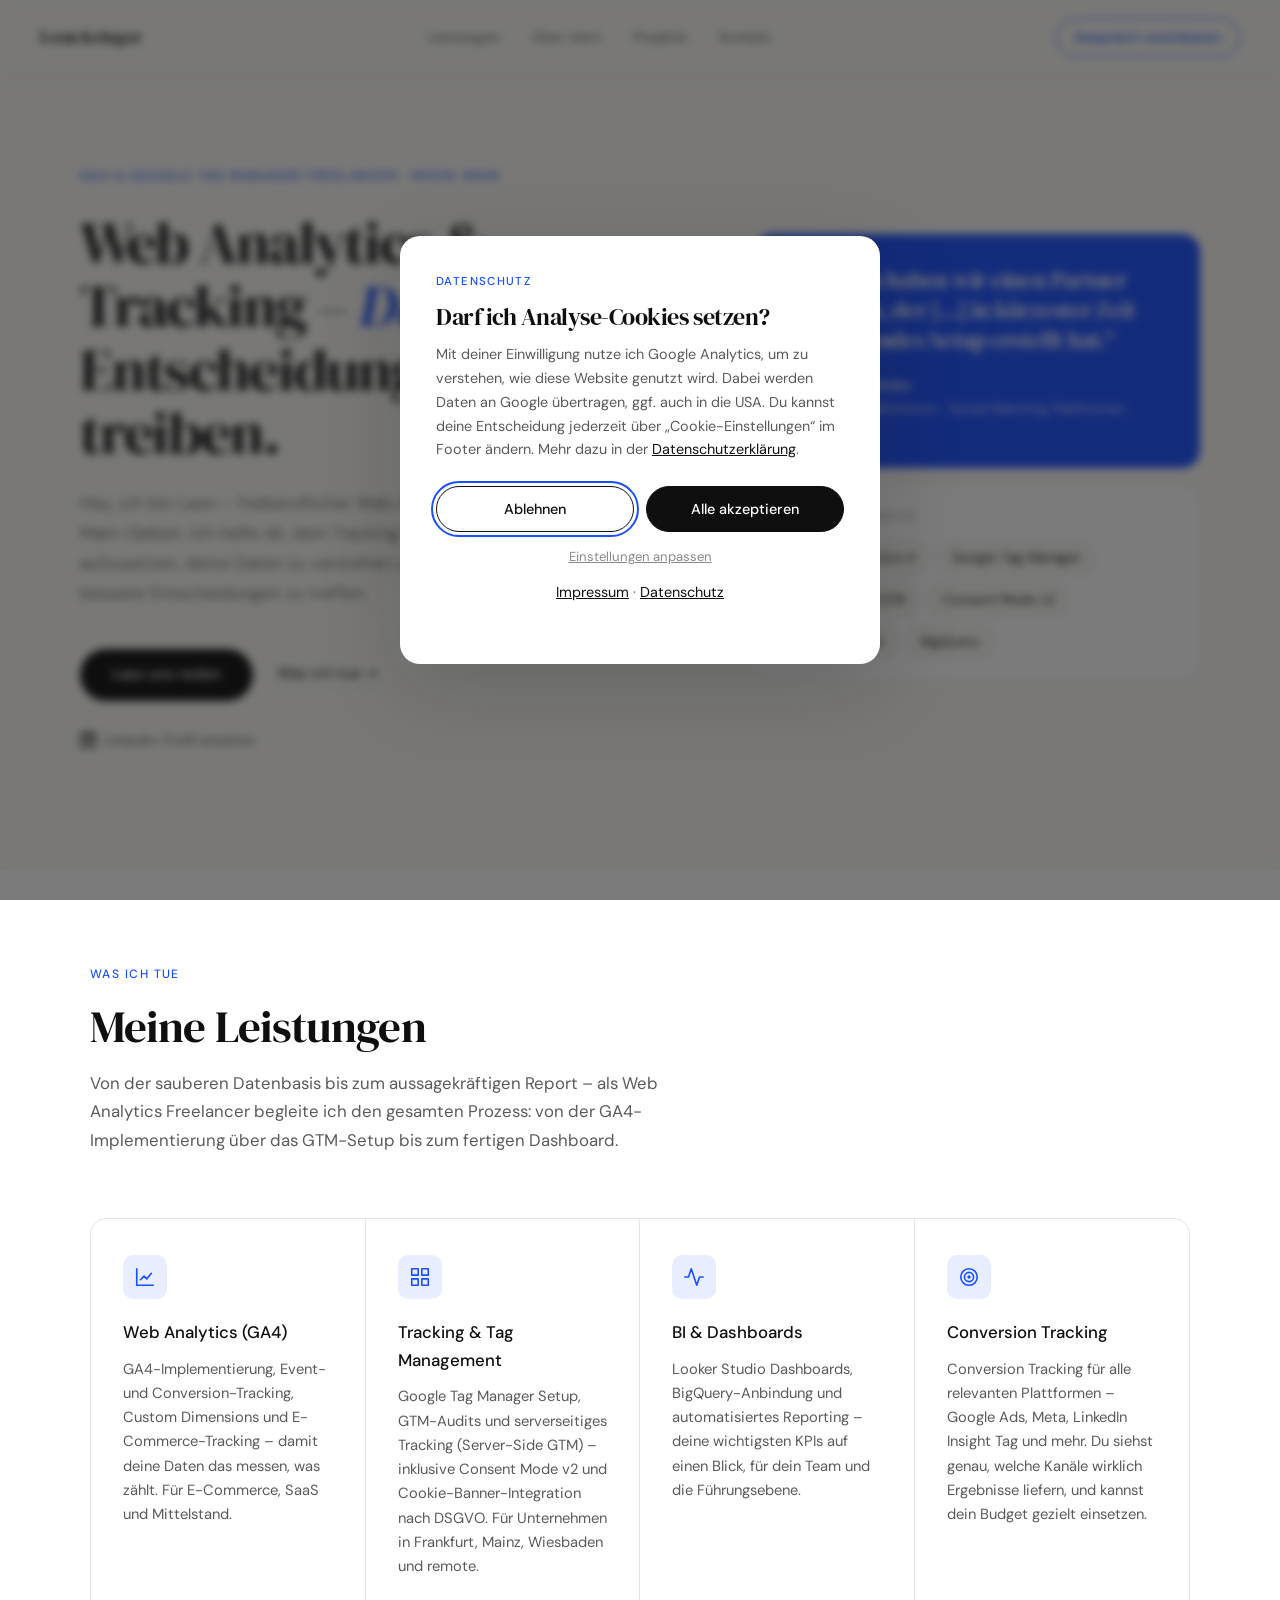
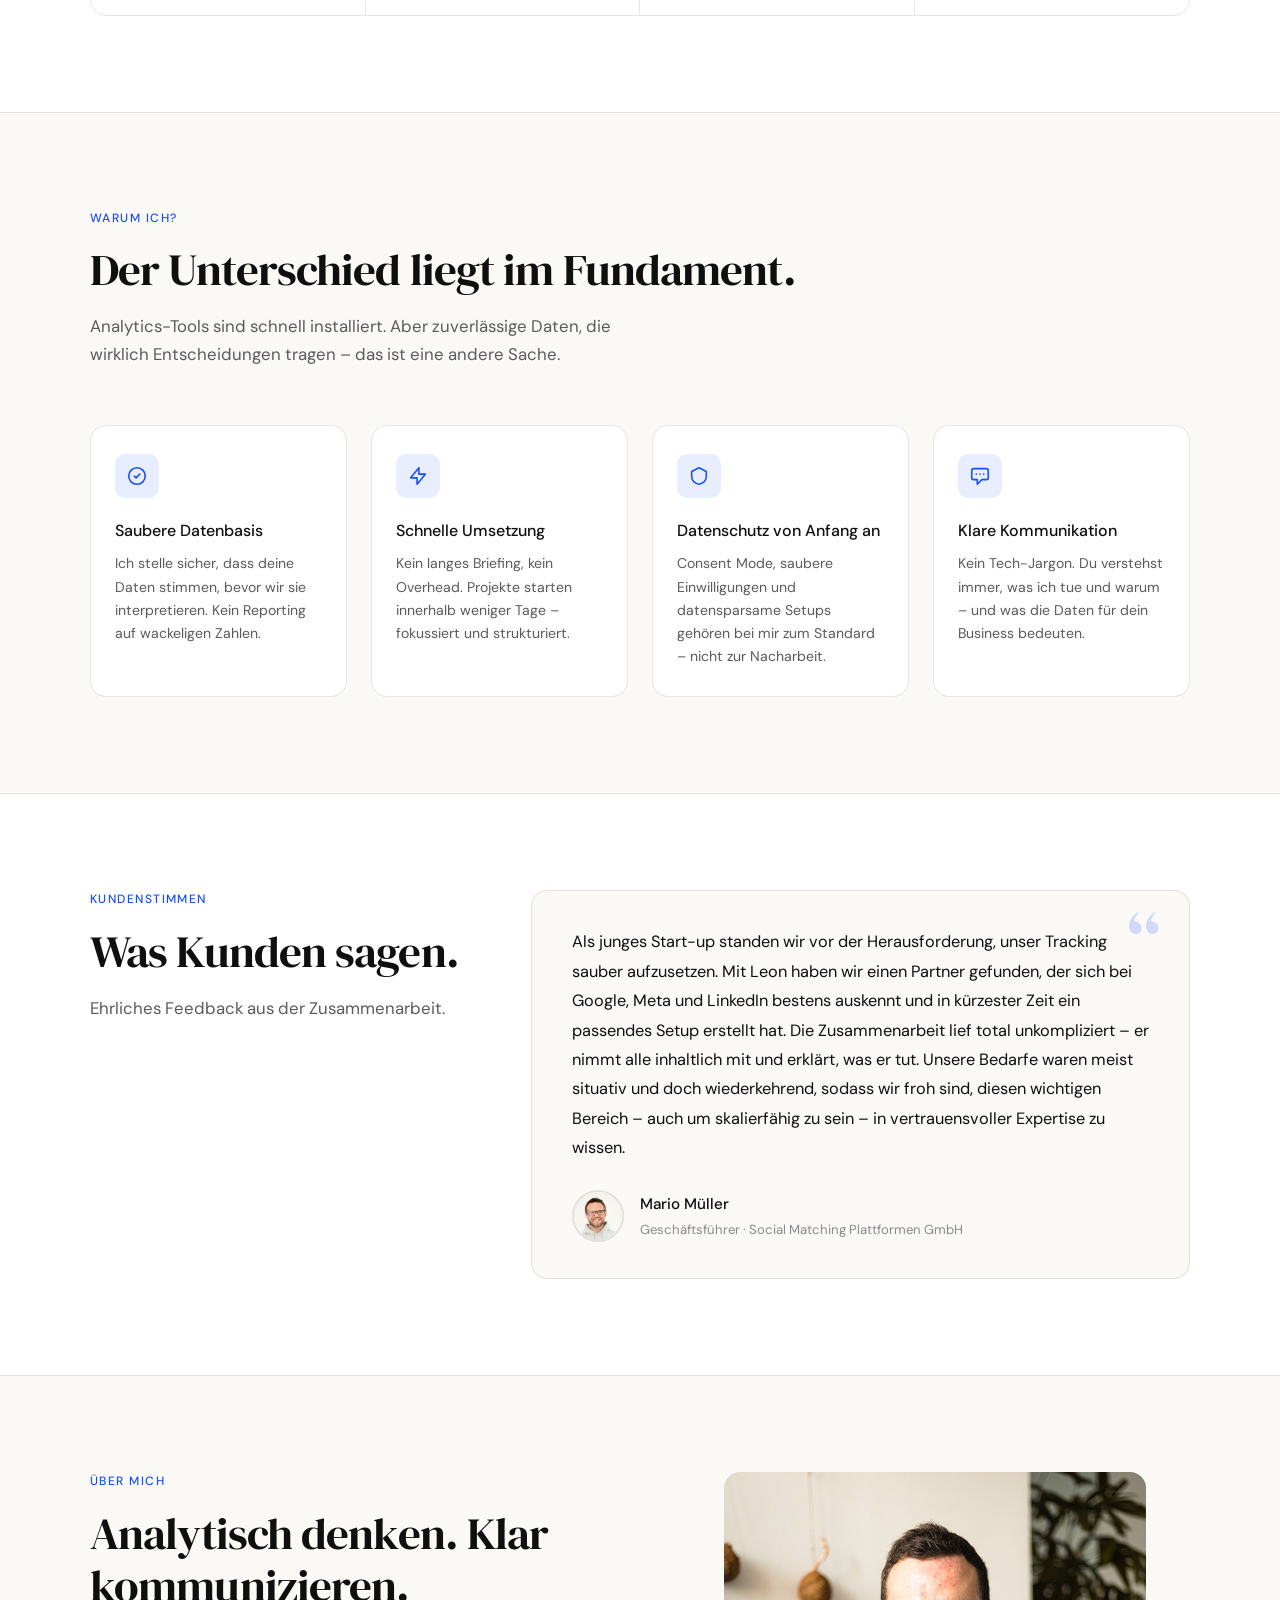
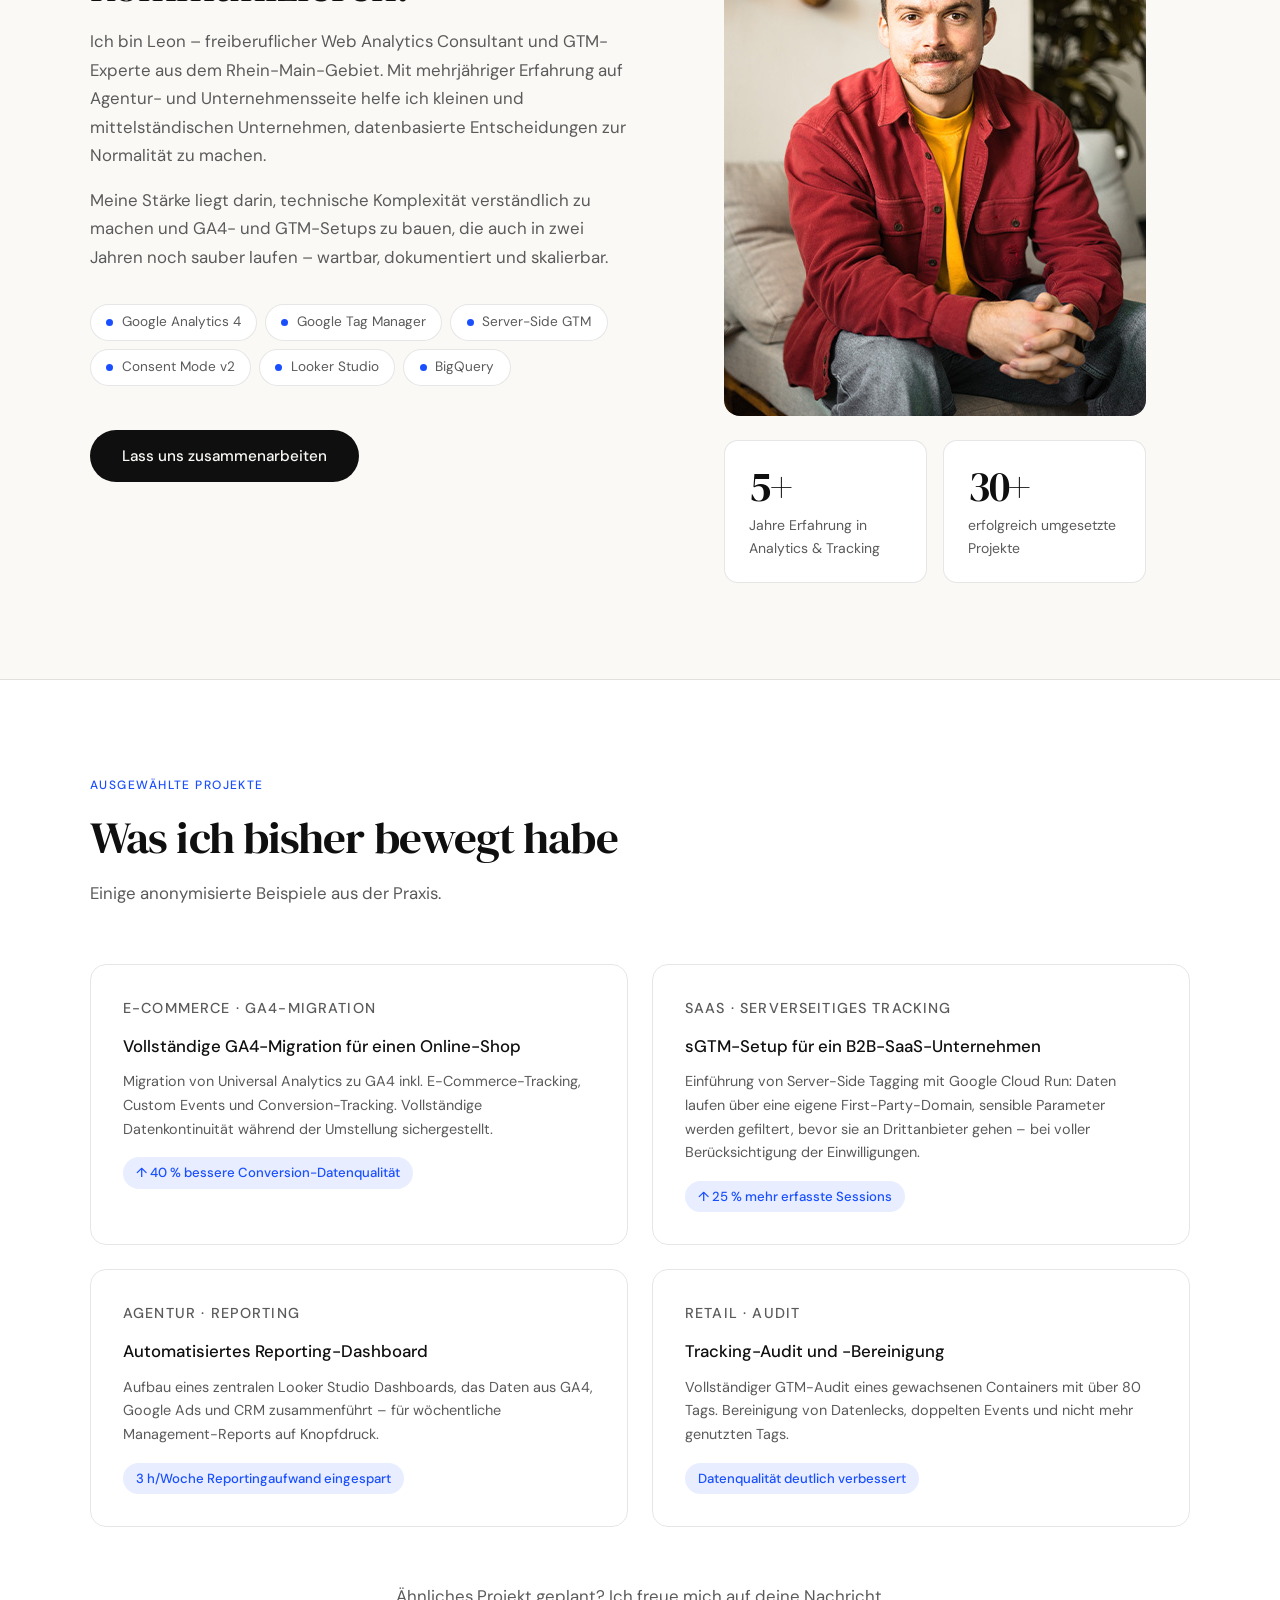
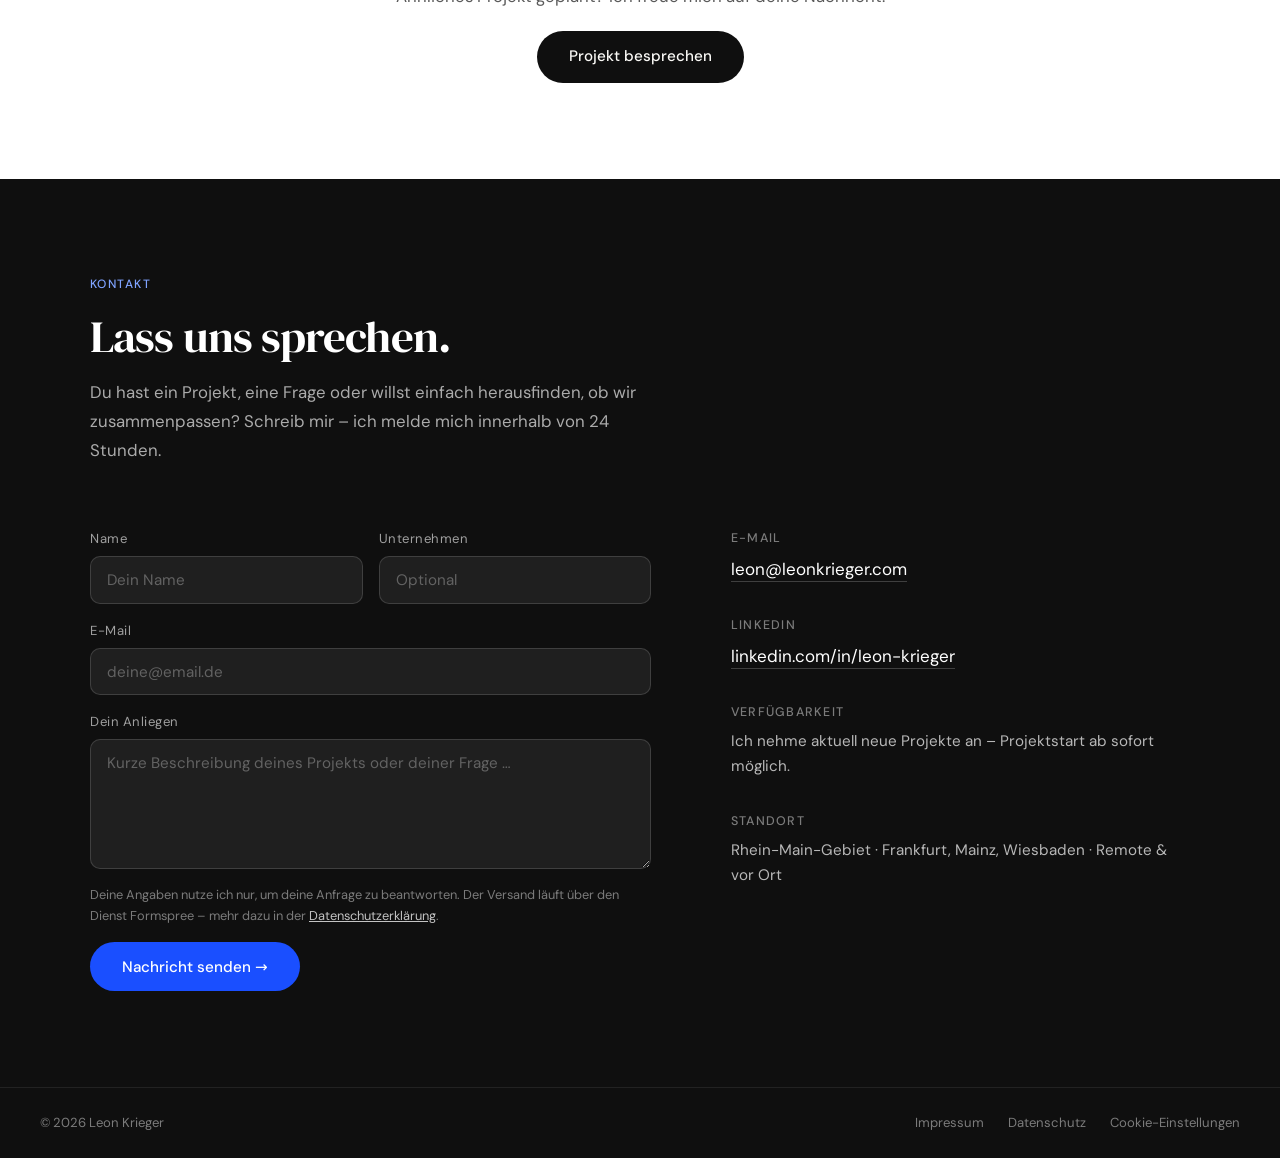
<file: index.html>
<!DOCTYPE html>
<html lang="de">
<head>
<meta charset="UTF-8">
<meta name="viewport" content="width=device-width, initial-scale=1.0">
<title>GA4 &amp; Google Tag Manager Freelancer Rhein-Main | Leon Krieger</title>
<meta name="description" content="Freiberuflicher Web Analytics Berater aus dem Rhein-Main-Gebiet: GA4, Google Tag Manager, Server-Side Tracking und Looker Studio Dashboards. DSGVO-konform, für Frankfurt, Mainz, Wiesbaden und remote.">
<link rel="canonical" href="https://leonkrieger.com/">
<meta name="theme-color" content="#faf9f6">
<link rel="icon" type="image/svg+xml" href="data:image/svg+xml,<svg xmlns='http://www.w3.org/2000/svg' viewBox='0 0 32 32'><rect width='32' height='32' rx='8' fill='%230f0f0f'/><text x='16' y='22' font-family='Georgia,serif' font-size='14' font-weight='700' fill='white' text-anchor='middle'>LK</text></svg>">

<!-- Open Graph -->
<meta property="og:type" content="website">
<meta property="og:url" content="https://leonkrieger.com/">
<meta property="og:site_name" content="Leon Krieger">
<meta property="og:title" content="Leon Krieger – GA4 & Google Tag Manager Freelancer">
<meta property="og:description" content="Sauberes, DSGVO-konformes Tracking mit GA4, Google Tag Manager und Server-Side GTM – plus Looker Studio Dashboards, die Entscheidungen erleichtern.">
<meta property="og:image" content="https://leonkrieger.com/og-image.png">
<meta property="og:image:width" content="1200">
<meta property="og:image:height" content="630">
<meta property="og:image:alt" content="Leon Krieger – Web Analytics & Tracking aus dem Rhein-Main-Gebiet">
<meta property="og:locale" content="de_DE">

<!-- Twitter/X Card -->
<meta name="twitter:card" content="summary_large_image">
<meta name="twitter:title" content="Leon Krieger – GA4 & Google Tag Manager Freelancer">
<meta name="twitter:description" content="Sauberes, DSGVO-konformes Tracking mit GA4, GTM und Server-Side GTM – plus Looker Studio Dashboards.">
<meta name="twitter:image" content="https://leonkrieger.com/og-image.png">

<!-- Schema.org -->
<script type="application/ld+json">
{
  "@context": "https://schema.org",
  "@graph": [
    {
      "@type": "Person",
      "@id": "https://leonkrieger.com/#person",
      "name": "Leon Krieger",
      "url": "https://leonkrieger.com/",
      "image": "https://leonkrieger.com/morefire-leon_krieger.jpg",
      "email": "mailto:leon@leonkrieger.com",
      "jobTitle": "Web Analytics & Tracking Berater",
      "knowsAbout": ["Google Analytics 4", "Google Tag Manager", "Server-Side Tagging", "Consent Mode", "Conversion Tracking", "Looker Studio", "BigQuery", "DSGVO-konformes Tracking"],
      "sameAs": ["https://www.linkedin.com/in/leon-krieger/"]
    },
    {
      "@type": "ProfessionalService",
      "@id": "https://leonkrieger.com/#service",
      "name": "Leon Krieger – Web Analytics & Tracking",
      "url": "https://leonkrieger.com/",
      "image": "https://leonkrieger.com/og-image.png",
      "email": "leon@leonkrieger.com",
      "founder": { "@id": "https://leonkrieger.com/#person" },
      "description": "Freiberufliche Beratung für GA4, Google Tag Manager, Server-Side Tracking, Conversion Tracking und Looker Studio Dashboards.",
      "address": {
        "@type": "PostalAddress",
        "streetAddress": "In der Eichenbach 3",
        "addressLocality": "Gau-Algesheim",
        "postalCode": "55435",
        "addressRegion": "Rheinland-Pfalz",
        "addressCountry": "DE"
      },
      "areaServed": [
        { "@type": "City", "name": "Frankfurt am Main" },
        { "@type": "City", "name": "Mainz" },
        { "@type": "City", "name": "Wiesbaden" },
        { "@type": "City", "name": "Darmstadt" },
        { "@type": "Country", "name": "Deutschland" }
      ],
      "knowsLanguage": ["de", "en"],
      "hasOfferCatalog": {
        "@type": "OfferCatalog",
        "name": "Leistungen",
        "itemListElement": [
          { "@type": "Offer", "itemOffered": { "@type": "Service", "name": "GA4-Implementierung und -Migration" } },
          { "@type": "Offer", "itemOffered": { "@type": "Service", "name": "Google Tag Manager Setup und Audit" } },
          { "@type": "Offer", "itemOffered": { "@type": "Service", "name": "Server-Side Tagging (sGTM)" } },
          { "@type": "Offer", "itemOffered": { "@type": "Service", "name": "Conversion Tracking" } },
          { "@type": "Offer", "itemOffered": { "@type": "Service", "name": "Looker Studio Dashboards und BigQuery" } }
        ]
      }
    }
  ]
}
</script>

<link rel="preload" href="/fonts/dm-serif-display-latin-400-normal.woff2" as="font" type="font/woff2" crossorigin>
<link rel="preload" href="/fonts/dm-sans-latin-300-normal.woff2" as="font" type="font/woff2" crossorigin>
<link rel="stylesheet" href="/assets/site.css">
<script src="/assets/consent.js"></script>
<script src="/assets/main.js" defer></script>
</head>
<body>
<a class="skip-link" href="#main">Zum Inhalt springen</a>

<nav class="site-nav" aria-label="Hauptnavigation">
  <a class="nav-logo" href="/">Leon Krieger</a>
  <div class="nav-links" id="nav-links">
    <a href="#leistungen">Leistungen</a>
    <a href="#ueber-section">Über mich</a>
    <a href="#projekte">Projekte</a>
    <a href="#kontakt">Kontakt</a>
  </div>
  <div class="nav-right">
    <a href="#kontakt" class="nav-cta">Gespräch vereinbaren</a>
    <button class="nav-toggle" type="button" aria-label="Menü öffnen" aria-expanded="false" aria-controls="nav-links"><span></span></button>
  </div>
</nav>

<main id="main">
<div class="hero">
  <div class="hero-content">
    <span class="hero-label">GA4 &amp; Google Tag Manager Freelancer · Rhein-Main</span>
    <h1>Web Analytics &amp; Tracking – <em>Daten</em>, die Entscheidungen treiben.</h1>
    <p class="hero-sub">Hey, ich bin Leon – freiberuflicher Web Analytics Berater aus dem Rhein-Main-Gebiet. Ich helfe dir, dein Tracking sauber und DSGVO-konform aufzusetzen, deine Daten zu verstehen und mit klaren Dashboards bessere Entscheidungen zu treffen.</p>
    <div class="hero-actions">
      <a href="#kontakt" class="btn-primary">Lass uns reden</a>
      <a href="#leistungen" class="btn-secondary">Was ich tue →</a>
    </div>
    <a class="hero-linkedin" href="https://www.linkedin.com/in/leon-krieger/" target="_blank" rel="noopener">
      <svg width="16" height="16" viewBox="0 0 24 24" fill="currentColor" aria-hidden="true"><path d="M20.447 20.452h-3.554v-5.569c0-1.328-.027-3.037-1.852-3.037-1.853 0-2.136 1.445-2.136 2.939v5.667H9.351V9h3.414v1.561h.046c.477-.9 1.637-1.85 3.37-1.85 3.601 0 4.267 2.37 4.267 5.455v6.286zM5.337 7.433a2.062 2.062 0 01-2.063-2.065 2.064 2.064 0 112.063 2.065zm1.782 13.019H3.555V9h3.564v11.452zM22.225 0H1.771C.792 0 0 .774 0 1.729v20.542C0 23.227.792 24 1.771 24h20.451C23.2 24 24 23.227 24 22.271V1.729C24 .774 23.2 0 22.222 0h.003z"/></svg>
      LinkedIn-Profil ansehen
    </a>
  </div>
  <div class="hero-visual" aria-label="Kundenstimme und Werkzeuge">
    <figure class="hero-quote">
      <blockquote>„Mit Leon haben wir einen Partner gefunden, der […] in kürzester Zeit ein passendes Setup erstellt hat.“</blockquote>
      <figcaption>
        <img src="/1000351347small.jpg" alt="" width="36" height="36" decoding="async">
        <span><strong>Mario Müller</strong>Geschäftsführer · Social Matching Plattformen GmbH</span>
      </figcaption>
    </figure>
    <div class="hero-tools">
      <p>Womit ich arbeite</p>
      <ul class="tool-list">
        <li>Google Analytics 4</li>
        <li>Google Tag Manager</li>
        <li>Server-Side GTM</li>
        <li>Consent Mode v2</li>
        <li>Looker Studio</li>
        <li>BigQuery</li>
      </ul>
    </div>
  </div>
</div>

<hr class="divider">

<!-- LEISTUNGEN -->
<section id="leistungen">
  <div class="section-inner">
    <div class="fade-in">
      <p class="section-tag">Was ich tue</p>
      <h2 class="section-heading">Meine Leistungen</h2>
      <p class="section-sub">Von der sauberen Datenbasis bis zum aussagekräftigen Report – als Web Analytics Freelancer begleite ich den gesamten Prozess: von der GA4-Implementierung über das GTM-Setup bis zum fertigen Dashboard.</p>
    </div>
    <div class="services-grid fade-in">
      <div class="service-item">
        <div class="icon-box" aria-hidden="true">
          <svg viewBox="0 0 24 24" fill="none" stroke-width="1.75" stroke-linecap="round" stroke-linejoin="round"><path d="M3 3v18h18"/><path d="M7 15l4-4 3 3 5-6"/></svg>
        </div>
        <h3>Web Analytics (GA4)</h3>
        <p>GA4-Implementierung, Event- und Conversion-Tracking, Custom Dimensions und E-Commerce-Tracking – damit deine Daten das messen, was zählt. Für E-Commerce, SaaS und Mittelstand.</p>
      </div>
      <div class="service-item">
        <div class="icon-box" aria-hidden="true">
          <svg viewBox="0 0 24 24" fill="none" stroke-width="1.75" stroke-linecap="round" stroke-linejoin="round"><rect x="3" y="3" width="7" height="7"/><rect x="14" y="3" width="7" height="7"/><rect x="14" y="14" width="7" height="7"/><rect x="3" y="14" width="7" height="7"/></svg>
        </div>
        <h3>Tracking &amp; Tag Management</h3>
        <p>Google Tag Manager Setup, GTM-Audits und serverseitiges Tracking (Server-Side GTM) – inklusive Consent Mode v2 und Cookie-Banner-Integration nach DSGVO. Für Unternehmen in Frankfurt, Mainz, Wiesbaden und remote.</p>
      </div>
      <div class="service-item">
        <div class="icon-box" aria-hidden="true">
          <svg viewBox="0 0 24 24" fill="none" stroke-width="1.75" stroke-linecap="round" stroke-linejoin="round"><polyline points="22 12 18 12 15 21 9 3 6 12 2 12"/></svg>
        </div>
        <h3>BI &amp; Dashboards</h3>
        <p>Looker Studio Dashboards, BigQuery-Anbindung und automatisiertes Reporting – deine wichtigsten KPIs auf einen Blick, für dein Team und die Führungsebene.</p>
      </div>
      <div class="service-item">
        <div class="icon-box" aria-hidden="true">
          <svg viewBox="0 0 24 24" fill="none" stroke-width="1.75" stroke-linecap="round" stroke-linejoin="round"><circle cx="12" cy="12" r="9"/><circle cx="12" cy="12" r="5"/><circle cx="12" cy="12" r="1"/></svg>
        </div>
        <h3>Conversion Tracking</h3>
        <p>Conversion Tracking für alle relevanten Plattformen – Google Ads, Meta, LinkedIn Insight Tag und mehr. Du siehst genau, welche Kanäle wirklich Ergebnisse liefern, und kannst dein Budget gezielt einsetzen.</p>
      </div>
    </div>
  </div>
</section>

<hr class="divider">

<!-- WARUM ICH -->
<section id="warum">
  <div class="section-inner">
    <div class="fade-in">
      <p class="section-tag">Warum ich?</p>
      <h2 class="section-heading">Der Unterschied liegt im Fundament.</h2>
      <p class="section-sub">Analytics-Tools sind schnell installiert. Aber zuverlässige Daten, die wirklich Entscheidungen tragen – das ist eine andere Sache.</p>
    </div>
    <div class="why-grid fade-in">
      <div class="why-item">
        <div class="icon-box" aria-hidden="true"><svg viewBox="0 0 24 24" fill="none" stroke-width="1.75" stroke-linecap="round" stroke-linejoin="round"><path d="M9 12l2 2 4-4m6 2a9 9 0 11-18 0 9 9 0 0118 0z"/></svg></div>
        <h3>Saubere Datenbasis</h3>
        <p>Ich stelle sicher, dass deine Daten stimmen, bevor wir sie interpretieren. Kein Reporting auf wackeligen Zahlen.</p>
      </div>
      <div class="why-item">
        <div class="icon-box" aria-hidden="true"><svg viewBox="0 0 24 24" fill="none" stroke-width="1.75" stroke-linecap="round" stroke-linejoin="round"><path d="M13 10V3L4 14h7v7l9-11h-7z"/></svg></div>
        <h3>Schnelle Umsetzung</h3>
        <p>Kein langes Briefing, kein Overhead. Projekte starten innerhalb weniger Tage – fokussiert und strukturiert.</p>
      </div>
      <div class="why-item">
        <div class="icon-box" aria-hidden="true"><svg viewBox="0 0 24 24" fill="none" stroke-width="1.75" stroke-linecap="round" stroke-linejoin="round"><path d="M12 3l8 4v5c0 5-3.5 8-8 9-4.5-1-8-4-8-9V7l8-4z"/></svg></div>
        <h3>Datenschutz von Anfang an</h3>
        <p>Consent Mode, saubere Einwilligungen und datensparsame Setups gehören bei mir zum Standard – nicht zur Nacharbeit.</p>
      </div>
      <div class="why-item">
        <div class="icon-box" aria-hidden="true"><svg viewBox="0 0 24 24" fill="none" stroke-width="1.75" stroke-linecap="round" stroke-linejoin="round"><path d="M8 10h.01M12 10h.01M16 10h.01M9 16H5a2 2 0 01-2-2V6a2 2 0 012-2h14a2 2 0 012 2v8a2 2 0 01-2 2h-5l-5 5v-5z"/></svg></div>
        <h3>Klare Kommunikation</h3>
        <p>Kein Tech-Jargon. Du verstehst immer, was ich tue und warum – und was die Daten für dein Business bedeuten.</p>
      </div>
    </div>
  </div>
</section>

<hr class="divider">

<!-- KUNDENSTIMMEN -->
<section id="testimonials">
  <div class="section-inner testimonial-layout">
    <div class="fade-in">
      <p class="section-tag">Kundenstimmen</p>
      <h2 class="section-heading">Was Kunden sagen.</h2>
      <p class="section-sub">Ehrliches Feedback aus der Zusammenarbeit.</p>
    </div>
    <div class="testimonial-list fade-in">
      <figure class="testimonial-card">
        <blockquote class="testimonial-text">Als junges Start-up standen wir vor der Herausforderung, unser Tracking sauber aufzusetzen. Mit Leon haben wir einen Partner gefunden, der sich bei Google, Meta und LinkedIn bestens auskennt und in kürzester Zeit ein passendes Setup erstellt hat. Die Zusammenarbeit lief total unkompliziert – er nimmt alle inhaltlich mit und erklärt, was er tut. Unsere Bedarfe waren meist situativ und doch wiederkehrend, sodass wir froh sind, diesen wichtigen Bereich – auch um skalierfähig zu sein – in vertrauensvoller Expertise zu wissen.</blockquote>
        <figcaption class="testimonial-author">
          <img class="testimonial-avatar" src="/1000351347small.jpg" alt="Mario Müller" width="52" height="52" loading="lazy" decoding="async">
          <div>
            <div class="testimonial-name">Mario Müller</div>
            <div class="testimonial-role">Geschäftsführer · Social Matching Plattformen GmbH</div>
          </div>
        </figcaption>
      </figure>
      <!-- Weitere Stimmen: einfach eine weitere <figure class="testimonial-card"> hier einfügen -->
    </div>
  </div>
</section>

<hr class="divider">

<!-- ÜBER MICH -->
<section id="ueber-section">
  <div class="about-inner fade-in">
    <div>
      <p class="section-tag">Über mich</p>
      <h2 class="section-heading">Analytisch denken. Klar kommunizieren.</h2>
      <p class="section-sub">Ich bin Leon – freiberuflicher Web Analytics Consultant und GTM-Experte aus dem Rhein-Main-Gebiet. Mit mehrjähriger Erfahrung auf Agentur- und Unternehmensseite helfe ich kleinen und mittelständischen Unternehmen, datenbasierte Entscheidungen zur Normalität zu machen.</p>
      <p class="section-sub">Meine Stärke liegt darin, technische Komplexität verständlich zu machen und GA4- und GTM-Setups zu bauen, die auch in zwei Jahren noch sauber laufen – wartbar, dokumentiert und skalierbar.</p>
      <ul class="skill-list" aria-label="Schwerpunkte">
        <li>Google Analytics 4</li>
        <li>Google Tag Manager</li>
        <li>Server-Side GTM</li>
        <li>Consent Mode v2</li>
        <li>Looker Studio</li>
        <li>BigQuery</li>
      </ul>
      <div class="about-cta">
        <a href="#kontakt" class="btn-primary">Lass uns zusammenarbeiten</a>
      </div>
    </div>
    <div>
      <img class="about-photo" src="/morefire-leon_krieger.jpg" alt="Leon Krieger, Web Analytics Berater aus dem Rhein-Main-Gebiet" width="422" height="544" loading="lazy" decoding="async">
      <div class="about-numbers">
        <div class="about-stat"><div class="big">5+</div><p>Jahre Erfahrung in Analytics &amp; Tracking</p></div>
        <div class="about-stat"><div class="big">30+</div><p>erfolgreich umgesetzte Projekte</p></div>
      </div>
    </div>
  </div>
</section>

<hr class="divider">

<!-- PROJEKTE -->
<section id="projekte">
  <div class="section-inner">
    <div class="fade-in">
      <p class="section-tag">Ausgewählte Projekte</p>
      <h2 class="section-heading">Was ich bisher bewegt habe</h2>
      <p class="section-sub">Einige anonymisierte Beispiele aus der Praxis.</p>
    </div>
    <div class="projects-grid fade-in">
      <article class="project-card">
        <p class="project-tag">E-Commerce · GA4-Migration</p>
        <h3>Vollständige GA4-Migration für einen Online-Shop</h3>
        <p>Migration von Universal Analytics zu GA4 inkl. E-Commerce-Tracking, Custom Events und Conversion-Tracking. Vollständige Datenkontinuität während der Umstellung sichergestellt.</p>
        <span class="project-result">↑ 40 % bessere Conversion-Datenqualität</span>
      </article>
      <article class="project-card">
        <p class="project-tag">SaaS · Serverseitiges Tracking</p>
        <h3>sGTM-Setup für ein B2B-SaaS-Unternehmen</h3>
        <p>Einführung von Server-Side Tagging mit Google Cloud Run: Daten laufen über eine eigene First-Party-Domain, sensible Parameter werden gefiltert, bevor sie an Drittanbieter gehen – bei voller Berücksichtigung der Einwilligungen.</p>
        <span class="project-result">↑ 25 % mehr erfasste Sessions</span>
      </article>
      <article class="project-card">
        <p class="project-tag">Agentur · Reporting</p>
        <h3>Automatisiertes Reporting-Dashboard</h3>
        <p>Aufbau eines zentralen Looker Studio Dashboards, das Daten aus GA4, Google Ads und CRM zusammenführt – für wöchentliche Management-Reports auf Knopfdruck.</p>
        <span class="project-result">3 h/Woche Reportingaufwand eingespart</span>
      </article>
      <article class="project-card">
        <p class="project-tag">Retail · Audit</p>
        <h3>Tracking-Audit und -Bereinigung</h3>
        <p>Vollständiger GTM-Audit eines gewachsenen Containers mit über 80 Tags. Bereinigung von Datenlecks, doppelten Events und nicht mehr genutzten Tags.</p>
        <span class="project-result">Datenqualität deutlich verbessert</span>
      </article>
    </div>
    <div class="projects-cta fade-in">
      <p>Ähnliches Projekt geplant? Ich freue mich auf deine Nachricht.</p>
      <a href="#kontakt" class="btn-primary">Projekt besprechen</a>
    </div>
  </div>
</section>

<!-- KONTAKT -->
<section id="kontakt">
  <div class="section-inner">
    <div class="fade-in">
      <p class="section-tag">Kontakt</p>
      <h2 class="section-heading">Lass uns sprechen.</h2>
      <p class="section-sub">Du hast ein Projekt, eine Frage oder willst einfach herausfinden, ob wir zusammenpassen? Schreib mir – ich melde mich innerhalb von 24 Stunden.</p>
    </div>
    <div class="contact-grid fade-in">
      <form class="contact-form" id="contactForm" action="https://formspree.io/f/xykvwygo" method="POST">
        <div class="form-row">
          <div class="form-group">
            <label for="name">Name</label>
            <input type="text" id="name" name="name" placeholder="Dein Name" autocomplete="name" required>
          </div>
          <div class="form-group">
            <label for="company">Unternehmen</label>
            <input type="text" id="company" name="company" placeholder="Optional" autocomplete="organization">
          </div>
        </div>
        <div class="form-group">
          <label for="email">E-Mail</label>
          <input type="email" id="email" name="email" placeholder="deine@email.de" autocomplete="email" required>
        </div>
        <div class="form-group">
          <label for="message">Dein Anliegen</label>
          <textarea id="message" name="message" placeholder="Kurze Beschreibung deines Projekts oder deiner Frage …" required></textarea>
        </div>
        <div class="hp-field" aria-hidden="true">
          <label for="_gotcha">Bitte leer lassen</label>
          <input type="text" id="_gotcha" name="_gotcha" tabindex="-1" autocomplete="off">
        </div>
        <p class="form-note">Deine Angaben nutze ich nur, um deine Anfrage zu beantworten. Der Versand läuft über den Dienst Formspree – mehr dazu in der <a href="/datenschutz/">Datenschutzerklärung</a>.</p>
        <button type="submit" class="btn-send">Nachricht senden →</button>
        <div class="form-success" id="formSuccess" role="status">Danke! Ich melde mich bald bei dir.</div>
      </form>
      <div class="contact-info">
        <div class="contact-block">
          <h3>E-Mail</h3>
          <a href="mailto:leon@leonkrieger.com">leon@leonkrieger.com</a>
        </div>
        <div class="contact-block">
          <h3>LinkedIn</h3>
          <a href="https://www.linkedin.com/in/leon-krieger/" target="_blank" rel="noopener">linkedin.com/in/leon-krieger</a>
        </div>
        <div class="contact-block">
          <h3>Verfügbarkeit</h3>
          <p>Ich nehme aktuell neue Projekte an – Projektstart ab sofort möglich.</p>
        </div>
        <div class="contact-block">
          <h3>Standort</h3>
          <p>Rhein-Main-Gebiet · Frankfurt, Mainz, Wiesbaden · Remote &amp; vor Ort</p>
        </div>
      </div>
    </div>
  </div>
</section>
</main>

<footer class="site-footer">
  <p>© 2026 Leon Krieger</p>
  <div class="footer-links">
    <a href="/impressum/">Impressum</a>
    <a href="/datenschutz/">Datenschutz</a>
    <button type="button" data-consent-open>Cookie-Einstellungen</button>
  </div>
</footer>

</body>
</html>
</file>
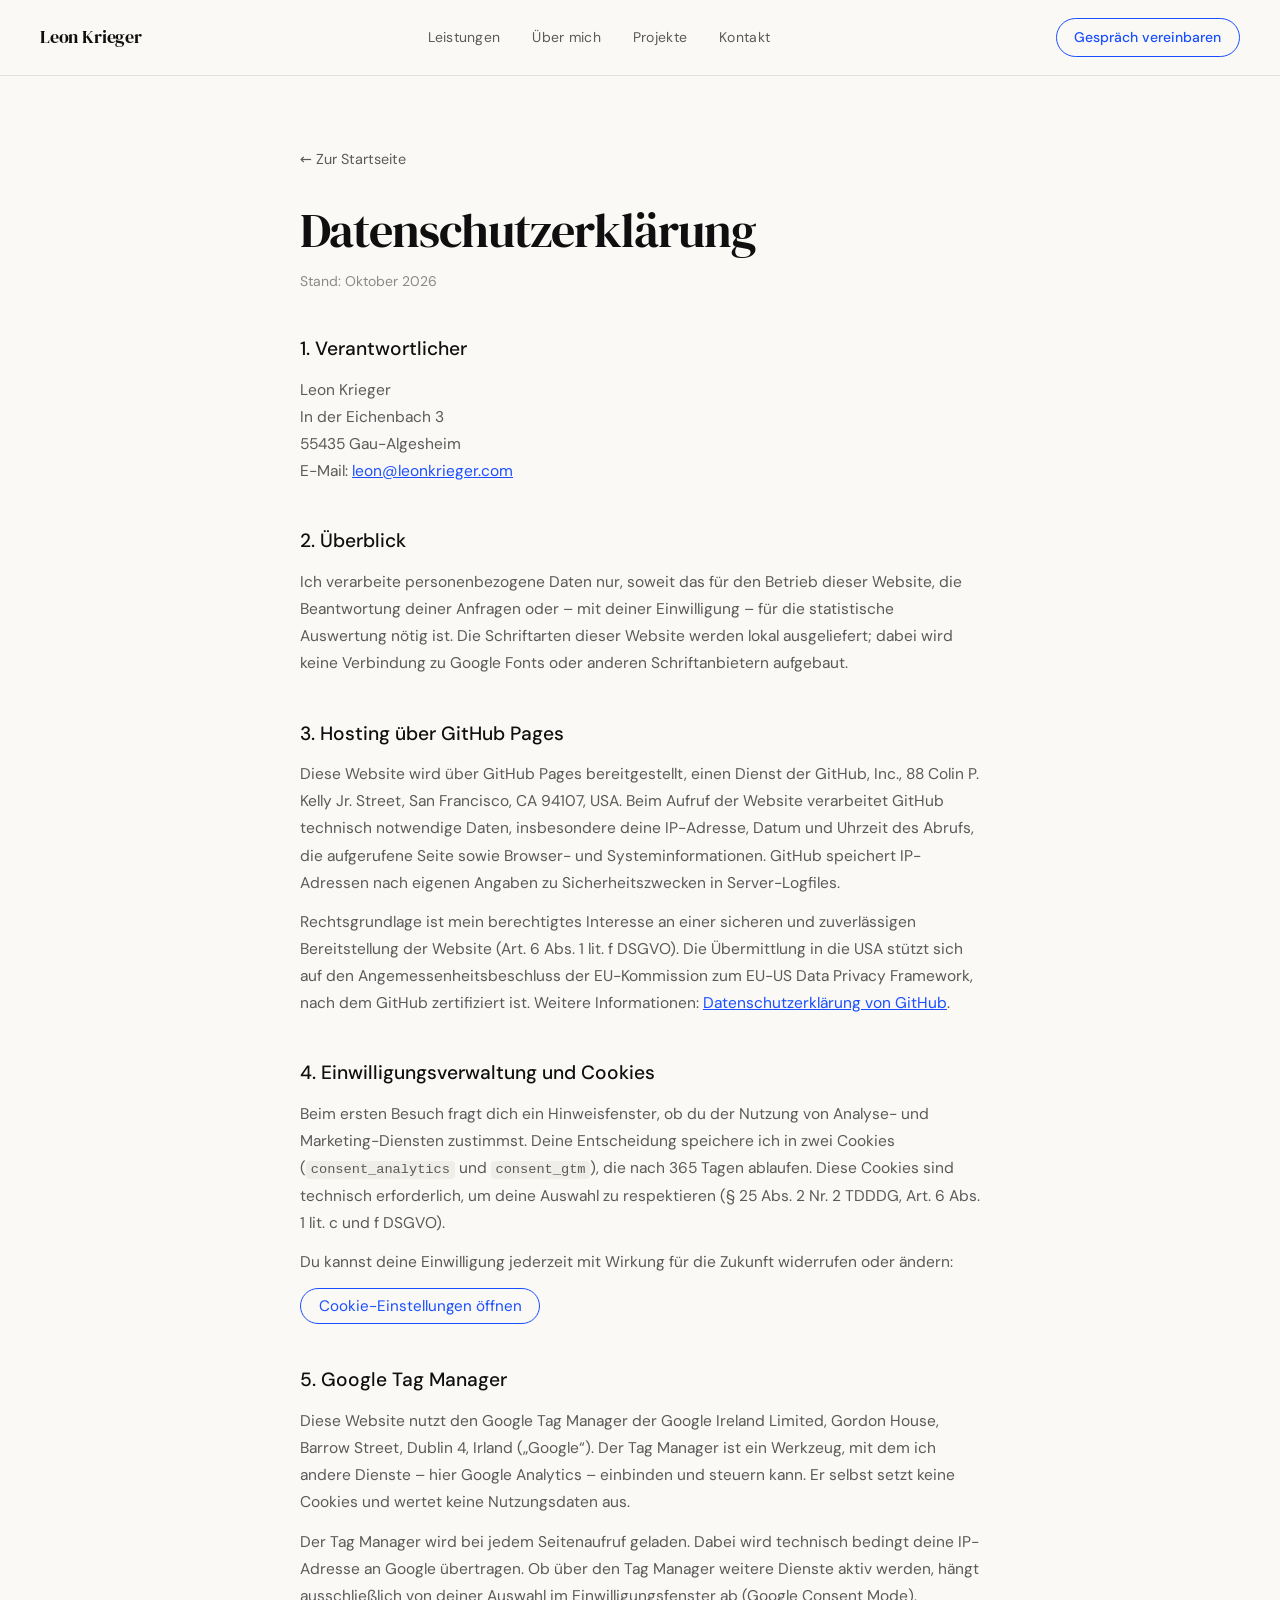
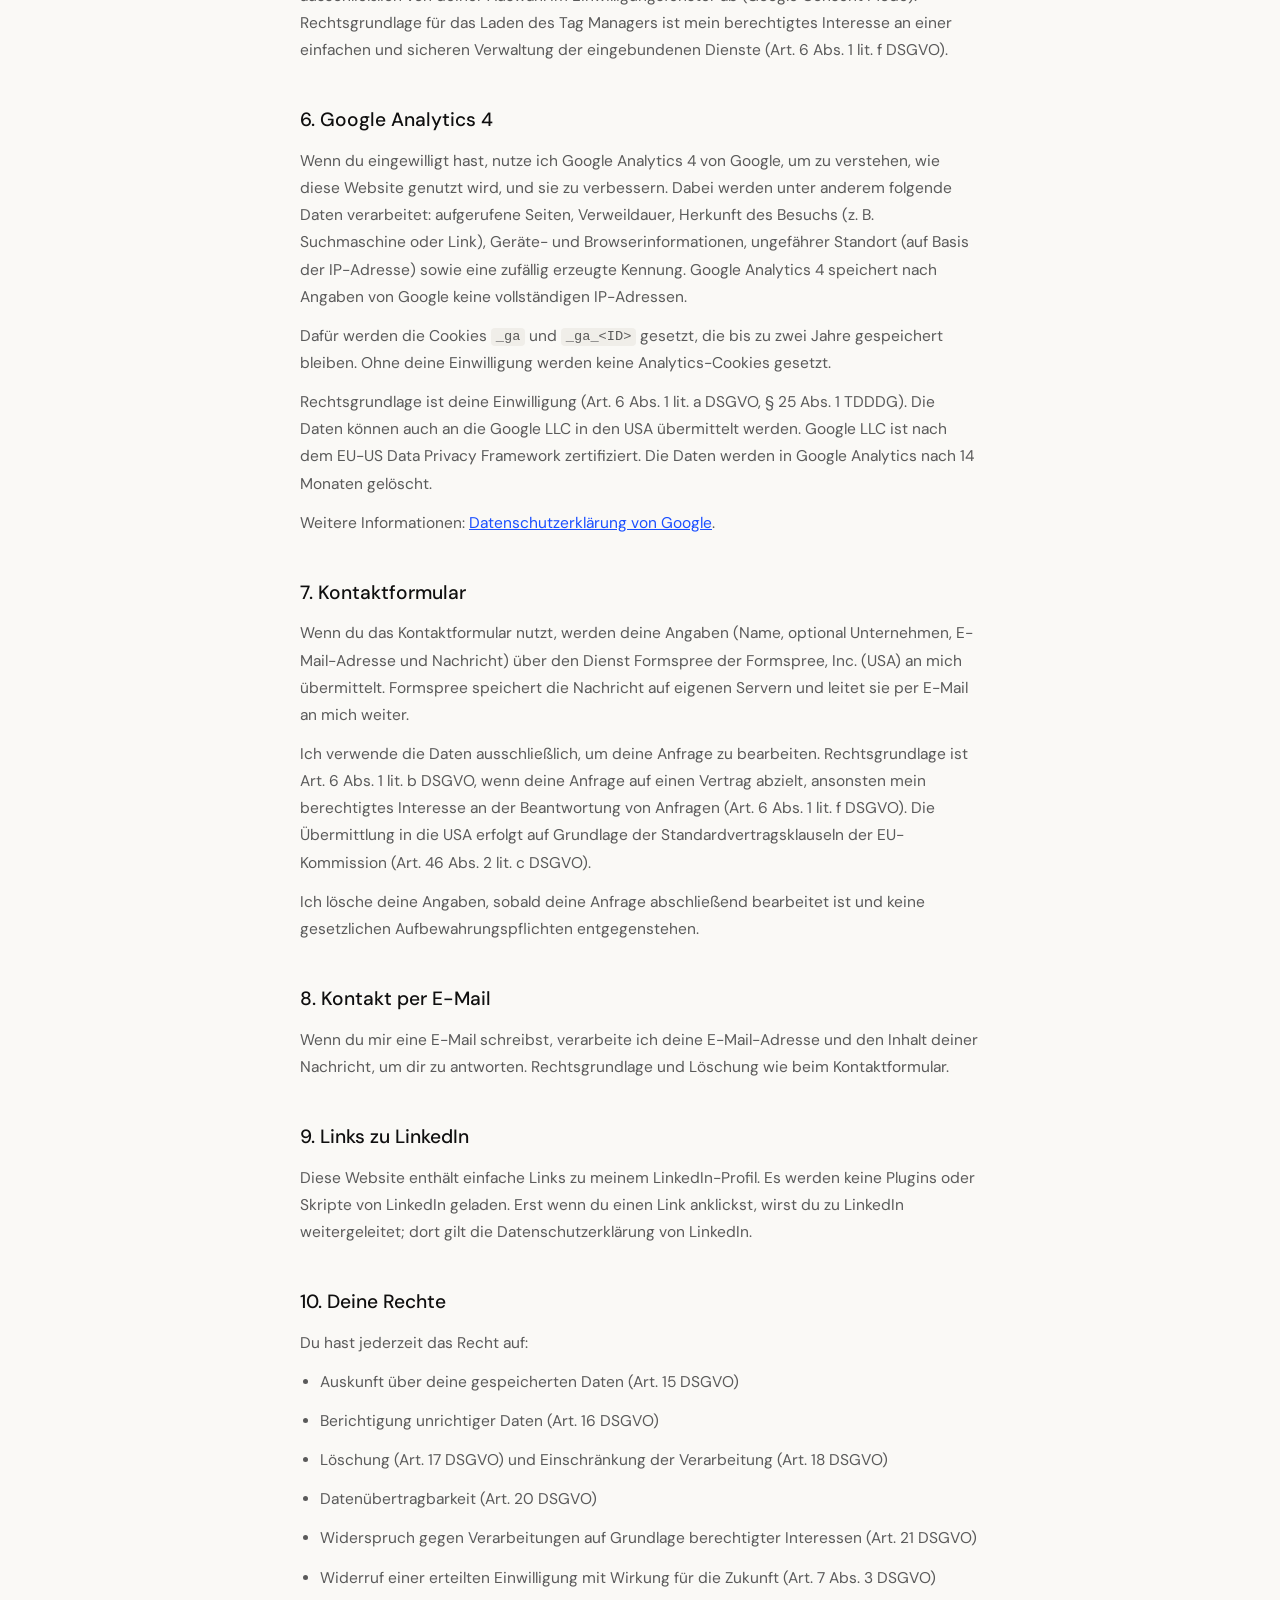
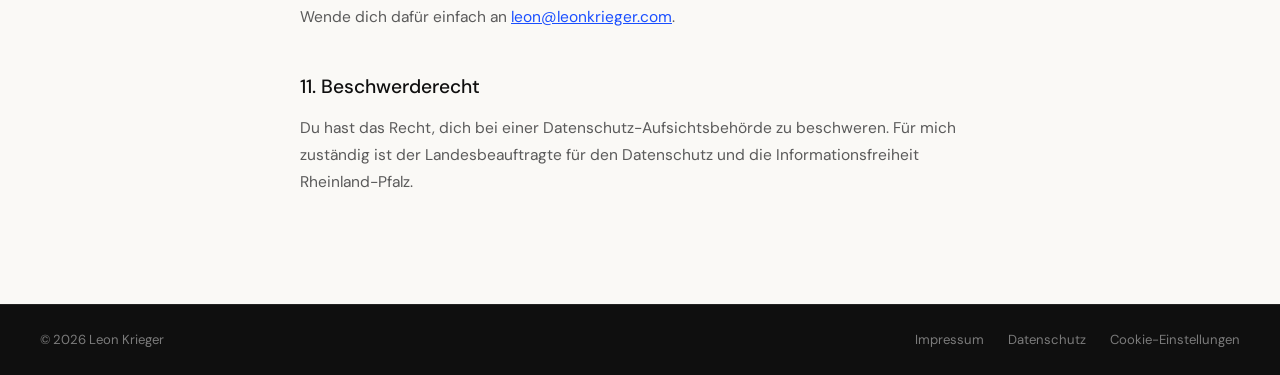
<file: datenschutz/index.html>
<!DOCTYPE html>
<html lang="de" data-consent="manual">
<head>
<meta charset="UTF-8">
<meta name="viewport" content="width=device-width, initial-scale=1.0">
<title>Datenschutzerklärung | Leon Krieger</title>
<meta name="description" content="Datenschutzerklärung von leonkrieger.com: Hosting, Google Tag Manager, Google Analytics 4, Kontaktformular und deine Rechte.">
<meta name="robots" content="noindex, follow">
<link rel="canonical" href="https://leonkrieger.com/datenschutz/">
<link rel="icon" type="image/svg+xml" href="data:image/svg+xml,<svg xmlns='http://www.w3.org/2000/svg' viewBox='0 0 32 32'><rect width='32' height='32' rx='8' fill='%230f0f0f'/><text x='16' y='22' font-family='Georgia,serif' font-size='14' font-weight='700' fill='white' text-anchor='middle'>LK</text></svg>">
<link rel="stylesheet" href="/assets/site.css">
<script src="/assets/consent.js"></script>
<script src="/assets/main.js" defer></script>
</head>
<body>
<a class="skip-link" href="#main">Zum Inhalt springen</a>

<nav class="site-nav" aria-label="Hauptnavigation">
  <a class="nav-logo" href="/">Leon Krieger</a>
  <div class="nav-links" id="nav-links">
    <a href="/#leistungen">Leistungen</a>
    <a href="/#ueber-section">Über mich</a>
    <a href="/#projekte">Projekte</a>
    <a href="/#kontakt">Kontakt</a>
  </div>
  <div class="nav-right">
    <a href="/#kontakt" class="nav-cta">Gespräch vereinbaren</a>
    <button class="nav-toggle" type="button" aria-label="Menü öffnen" aria-expanded="false" aria-controls="nav-links"><span></span></button>
  </div>
</nav>

<main id="main" class="legal">
  <a class="back" href="/">← Zur Startseite</a>
  <h1>Datenschutzerklärung</h1>
  <p class="stand">Stand: Oktober 2026</p>

  <h2>1. Verantwortlicher</h2>
  <p>Leon Krieger<br>In der Eichenbach 3<br>55435 Gau-Algesheim<br>E-Mail: <a href="mailto:leon@leonkrieger.com">leon@leonkrieger.com</a></p>

  <h2>2. Überblick</h2>
  <p>Ich verarbeite personenbezogene Daten nur, soweit das für den Betrieb dieser Website, die Beantwortung deiner Anfragen oder – mit deiner Einwilligung – für die statistische Auswertung nötig ist. Die Schriftarten dieser Website werden lokal ausgeliefert; dabei wird keine Verbindung zu Google Fonts oder anderen Schriftanbietern aufgebaut.</p>

  <h2>3. Hosting über GitHub Pages</h2>
  <p>Diese Website wird über GitHub Pages bereitgestellt, einen Dienst der GitHub, Inc., 88 Colin P. Kelly Jr. Street, San Francisco, CA 94107, USA. Beim Aufruf der Website verarbeitet GitHub technisch notwendige Daten, insbesondere deine IP-Adresse, Datum und Uhrzeit des Abrufs, die aufgerufene Seite sowie Browser- und Systeminformationen. GitHub speichert IP-Adressen nach eigenen Angaben zu Sicherheitszwecken in Server-Logfiles.</p>
  <p>Rechtsgrundlage ist mein berechtigtes Interesse an einer sicheren und zuverlässigen Bereitstellung der Website (Art. 6 Abs. 1 lit. f DSGVO). Die Übermittlung in die USA stützt sich auf den Angemessenheitsbeschluss der EU-Kommission zum EU-US Data Privacy Framework, nach dem GitHub zertifiziert ist. Weitere Informationen: <a href="https://docs.github.com/de/site-policy/privacy-policies/github-general-privacy-statement" target="_blank" rel="noopener">Datenschutzerklärung von GitHub</a>.</p>

  <h2>4. Einwilligungsverwaltung und Cookies</h2>
  <p>Beim ersten Besuch fragt dich ein Hinweisfenster, ob du der Nutzung von Analyse- und Marketing-Diensten zustimmst. Deine Entscheidung speichere ich in zwei Cookies (<code>consent_analytics</code> und <code>consent_gtm</code>), die nach 365 Tagen ablaufen. Diese Cookies sind technisch erforderlich, um deine Auswahl zu respektieren (§ 25 Abs. 2 Nr. 2 TDDDG, Art. 6 Abs. 1 lit. c und f DSGVO).</p>
  <p>Du kannst deine Einwilligung jederzeit mit Wirkung für die Zukunft widerrufen oder ändern:</p>
  <p><button type="button" class="btn-inline" data-consent-open>Cookie-Einstellungen öffnen</button></p>

  <h2>5. Google Tag Manager</h2>
  <p>Diese Website nutzt den Google Tag Manager der Google Ireland Limited, Gordon House, Barrow Street, Dublin 4, Irland („Google“). Der Tag Manager ist ein Werkzeug, mit dem ich andere Dienste – hier Google Analytics – einbinden und steuern kann. Er selbst setzt keine Cookies und wertet keine Nutzungsdaten aus.</p>
  <p>Der Tag Manager wird bei jedem Seitenaufruf geladen. Dabei wird technisch bedingt deine IP-Adresse an Google übertragen. Ob über den Tag Manager weitere Dienste aktiv werden, hängt ausschließlich von deiner Auswahl im Einwilligungsfenster ab (Google Consent Mode). Rechtsgrundlage für das Laden des Tag Managers ist mein berechtigtes Interesse an einer einfachen und sicheren Verwaltung der eingebundenen Dienste (Art. 6 Abs. 1 lit. f DSGVO).</p>

  <h2>6. Google Analytics 4</h2>
  <p>Wenn du eingewilligt hast, nutze ich Google Analytics 4 von Google, um zu verstehen, wie diese Website genutzt wird, und sie zu verbessern. Dabei werden unter anderem folgende Daten verarbeitet: aufgerufene Seiten, Verweildauer, Herkunft des Besuchs (z. B. Suchmaschine oder Link), Geräte- und Browserinformationen, ungefährer Standort (auf Basis der IP-Adresse) sowie eine zufällig erzeugte Kennung. Google Analytics 4 speichert nach Angaben von Google keine vollständigen IP-Adressen.</p>
  <p>Dafür werden die Cookies <code>_ga</code> und <code>_ga_&lt;ID&gt;</code> gesetzt, die bis zu zwei Jahre gespeichert bleiben. Ohne deine Einwilligung werden keine Analytics-Cookies gesetzt.</p>
  <p>Rechtsgrundlage ist deine Einwilligung (Art. 6 Abs. 1 lit. a DSGVO, § 25 Abs. 1 TDDDG). Die Daten können auch an die Google LLC in den USA übermittelt werden. Google LLC ist nach dem EU-US Data Privacy Framework zertifiziert. Die Daten werden in Google Analytics nach 14 Monaten gelöscht.</p>
  <p>Weitere Informationen: <a href="https://policies.google.com/privacy?hl=de" target="_blank" rel="noopener">Datenschutzerklärung von Google</a>.</p>

  <h2>7. Kontaktformular</h2>
  <p>Wenn du das Kontaktformular nutzt, werden deine Angaben (Name, optional Unternehmen, E-Mail-Adresse und Nachricht) über den Dienst Formspree der Formspree, Inc. (USA) an mich übermittelt. Formspree speichert die Nachricht auf eigenen Servern und leitet sie per E-Mail an mich weiter.</p>
  <p>Ich verwende die Daten ausschließlich, um deine Anfrage zu bearbeiten. Rechtsgrundlage ist Art. 6 Abs. 1 lit. b DSGVO, wenn deine Anfrage auf einen Vertrag abzielt, ansonsten mein berechtigtes Interesse an der Beantwortung von Anfragen (Art. 6 Abs. 1 lit. f DSGVO). Die Übermittlung in die USA erfolgt auf Grundlage der Standardvertragsklauseln der EU-Kommission (Art. 46 Abs. 2 lit. c DSGVO).</p>
  <p>Ich lösche deine Angaben, sobald deine Anfrage abschließend bearbeitet ist und keine gesetzlichen Aufbewahrungspflichten entgegenstehen.</p>

  <h2>8. Kontakt per E-Mail</h2>
  <p>Wenn du mir eine E-Mail schreibst, verarbeite ich deine E-Mail-Adresse und den Inhalt deiner Nachricht, um dir zu antworten. Rechtsgrundlage und Löschung wie beim Kontaktformular.</p>

  <h2>9. Links zu LinkedIn</h2>
  <p>Diese Website enthält einfache Links zu meinem LinkedIn-Profil. Es werden keine Plugins oder Skripte von LinkedIn geladen. Erst wenn du einen Link anklickst, wirst du zu LinkedIn weitergeleitet; dort gilt die Datenschutzerklärung von LinkedIn.</p>

  <h2>10. Deine Rechte</h2>
  <p>Du hast jederzeit das Recht auf:</p>
  <ul>
    <li>Auskunft über deine gespeicherten Daten (Art. 15 DSGVO)</li>
    <li>Berichtigung unrichtiger Daten (Art. 16 DSGVO)</li>
    <li>Löschung (Art. 17 DSGVO) und Einschränkung der Verarbeitung (Art. 18 DSGVO)</li>
    <li>Datenübertragbarkeit (Art. 20 DSGVO)</li>
    <li>Widerspruch gegen Verarbeitungen auf Grundlage berechtigter Interessen (Art. 21 DSGVO)</li>
    <li>Widerruf einer erteilten Einwilligung mit Wirkung für die Zukunft (Art. 7 Abs. 3 DSGVO)</li>
  </ul>
  <p>Wende dich dafür einfach an <a href="mailto:leon@leonkrieger.com">leon@leonkrieger.com</a>.</p>

  <h2>11. Beschwerderecht</h2>
  <p>Du hast das Recht, dich bei einer Datenschutz-Aufsichtsbehörde zu beschweren. Für mich zuständig ist der Landesbeauftragte für den Datenschutz und die Informationsfreiheit Rheinland-Pfalz.</p>
</main>

<footer class="site-footer">
  <p>© 2026 Leon Krieger</p>
  <div class="footer-links">
    <a href="/impressum/">Impressum</a>
    <a href="/datenschutz/" aria-current="page">Datenschutz</a>
    <button type="button" data-consent-open>Cookie-Einstellungen</button>
  </div>
</footer>
</body>
</html>
</file>
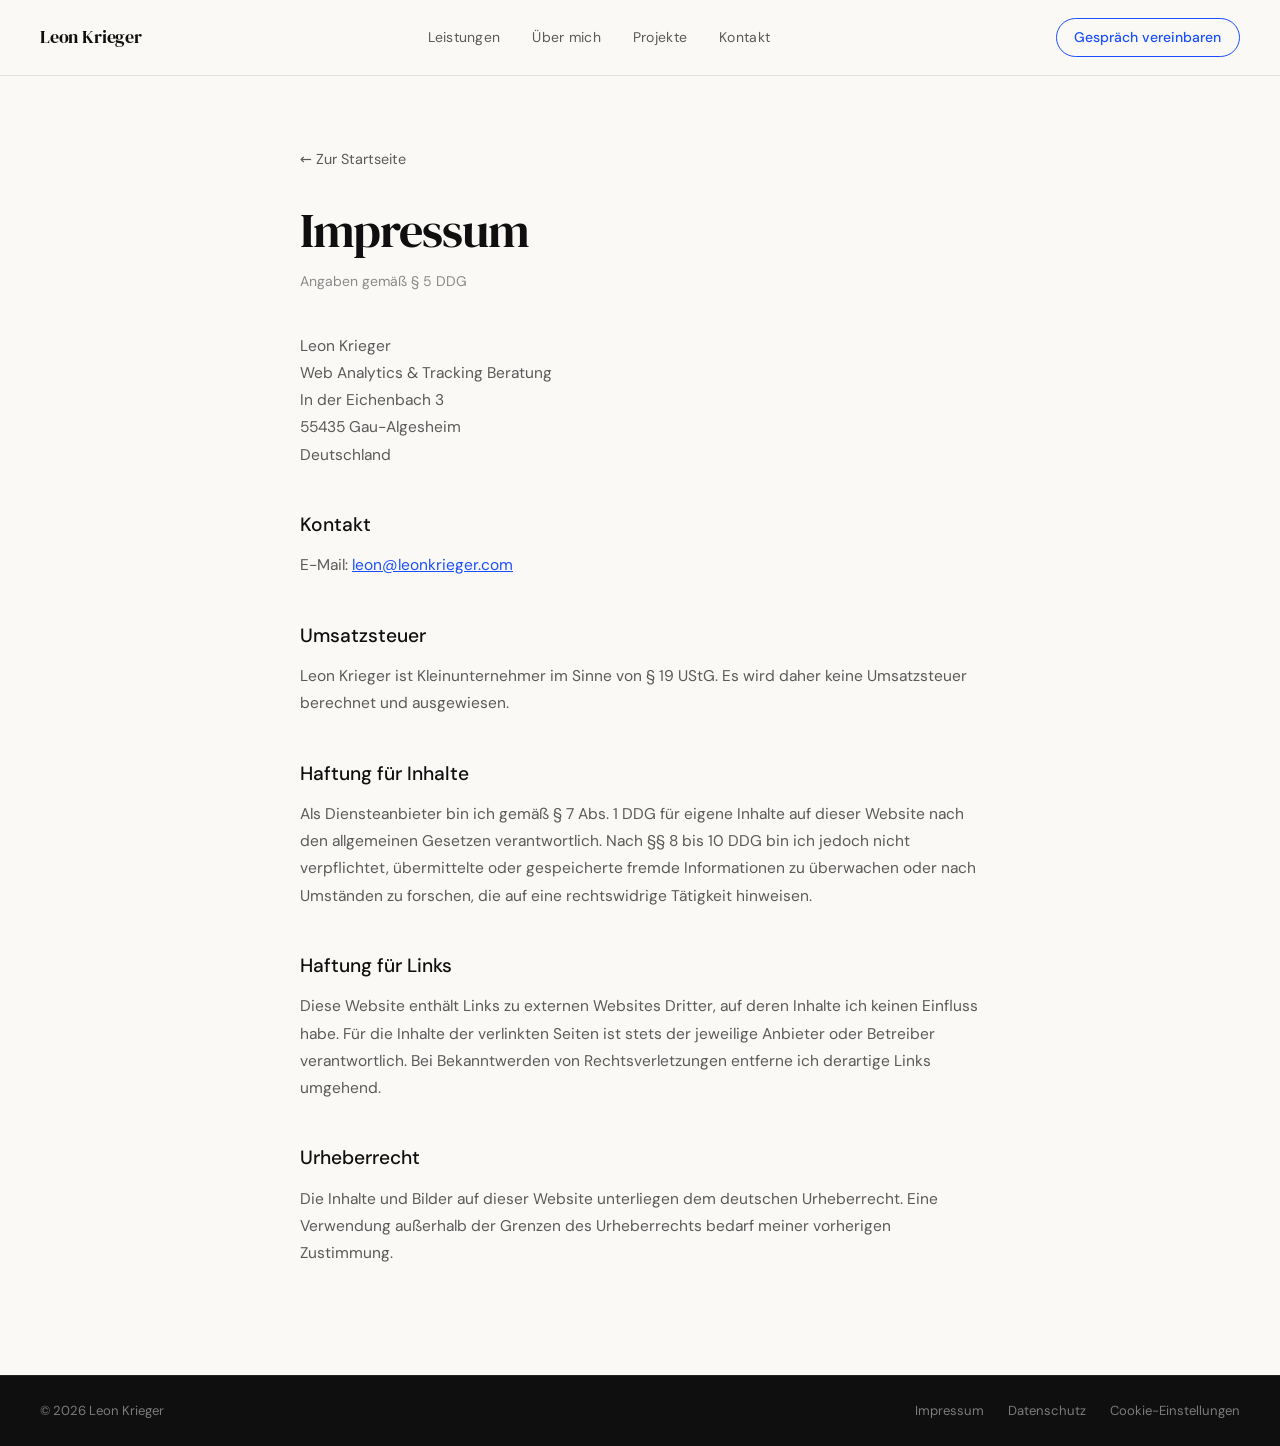
<file: impressum/index.html>
<!DOCTYPE html>
<html lang="de" data-consent="manual">
<head>
<meta charset="UTF-8">
<meta name="viewport" content="width=device-width, initial-scale=1.0">
<title>Impressum | Leon Krieger</title>
<meta name="description" content="Impressum von leonkrieger.com – Leon Krieger, Web Analytics & Tracking Berater, Gau-Algesheim.">
<meta name="robots" content="noindex, follow">
<link rel="canonical" href="https://leonkrieger.com/impressum/">
<link rel="icon" type="image/svg+xml" href="data:image/svg+xml,<svg xmlns='http://www.w3.org/2000/svg' viewBox='0 0 32 32'><rect width='32' height='32' rx='8' fill='%230f0f0f'/><text x='16' y='22' font-family='Georgia,serif' font-size='14' font-weight='700' fill='white' text-anchor='middle'>LK</text></svg>">
<link rel="stylesheet" href="/assets/site.css">
<script src="/assets/consent.js"></script>
<script src="/assets/main.js" defer></script>
</head>
<body>
<a class="skip-link" href="#main">Zum Inhalt springen</a>

<nav class="site-nav" aria-label="Hauptnavigation">
  <a class="nav-logo" href="/">Leon Krieger</a>
  <div class="nav-links" id="nav-links">
    <a href="/#leistungen">Leistungen</a>
    <a href="/#ueber-section">Über mich</a>
    <a href="/#projekte">Projekte</a>
    <a href="/#kontakt">Kontakt</a>
  </div>
  <div class="nav-right">
    <a href="/#kontakt" class="nav-cta">Gespräch vereinbaren</a>
    <button class="nav-toggle" type="button" aria-label="Menü öffnen" aria-expanded="false" aria-controls="nav-links"><span></span></button>
  </div>
</nav>

<main id="main" class="legal">
  <a class="back" href="/">← Zur Startseite</a>
  <h1>Impressum</h1>
  <p class="stand">Angaben gemäß § 5 DDG</p>

  <p>Leon Krieger<br>Web Analytics &amp; Tracking Beratung<br>In der Eichenbach 3<br>55435 Gau-Algesheim<br>Deutschland</p>

  <h2>Kontakt</h2>
  <p>E-Mail: <a href="mailto:leon@leonkrieger.com">leon@leonkrieger.com</a></p>

  <h2>Umsatzsteuer</h2>
  <p>Leon Krieger ist Kleinunternehmer im Sinne von § 19 UStG. Es wird daher keine Umsatzsteuer berechnet und ausgewiesen.</p>

  <h2>Haftung für Inhalte</h2>
  <p>Als Diensteanbieter bin ich gemäß § 7 Abs. 1 DDG für eigene Inhalte auf dieser Website nach den allgemeinen Gesetzen verantwortlich. Nach §§ 8 bis 10 DDG bin ich jedoch nicht verpflichtet, übermittelte oder gespeicherte fremde Informationen zu überwachen oder nach Umständen zu forschen, die auf eine rechtswidrige Tätigkeit hinweisen.</p>

  <h2>Haftung für Links</h2>
  <p>Diese Website enthält Links zu externen Websites Dritter, auf deren Inhalte ich keinen Einfluss habe. Für die Inhalte der verlinkten Seiten ist stets der jeweilige Anbieter oder Betreiber verantwortlich. Bei Bekanntwerden von Rechtsverletzungen entferne ich derartige Links umgehend.</p>

  <h2>Urheberrecht</h2>
  <p>Die Inhalte und Bilder auf dieser Website unterliegen dem deutschen Urheberrecht. Eine Verwendung außerhalb der Grenzen des Urheberrechts bedarf meiner vorherigen Zustimmung.</p>
</main>

<footer class="site-footer">
  <p>© 2026 Leon Krieger</p>
  <div class="footer-links">
    <a href="/impressum/" aria-current="page">Impressum</a>
    <a href="/datenschutz/">Datenschutz</a>
    <button type="button" data-consent-open>Cookie-Einstellungen</button>
  </div>
</footer>
</body>
</html>
</file>
<file: assets/site.css>
/* =========================================================
   leonkrieger.com – gemeinsames Stylesheet
   ========================================================= */

/* ---------- Schriften (lokal gehostet, keine Verbindung zu Google) ---------- */
@font-face {
  font-family: 'DM Sans';
  font-style: normal; font-weight: 300; font-display: swap;
  src: url('/fonts/dm-sans-latin-300-normal.woff2') format('woff2');
}
@font-face {
  font-family: 'DM Sans';
  font-style: normal; font-weight: 400; font-display: swap;
  src: url('/fonts/dm-sans-latin-400-normal.woff2') format('woff2');
}
@font-face {
  font-family: 'DM Sans';
  font-style: normal; font-weight: 500; font-display: swap;
  src: url('/fonts/dm-sans-latin-500-normal.woff2') format('woff2');
}
@font-face {
  font-family: 'DM Serif Display';
  font-style: normal; font-weight: 400; font-display: swap;
  src: url('/fonts/dm-serif-display-latin-400-normal.woff2') format('woff2');
}
@font-face {
  font-family: 'DM Serif Display';
  font-style: italic; font-weight: 400; font-display: swap;
  src: url('/fonts/dm-serif-display-latin-400-italic.woff2') format('woff2');
}

*, *::before, *::after { box-sizing: border-box; margin: 0; padding: 0; }

:root {
  --ink: #0f0f0f;
  --ink-soft: #5a5a5a;
  --ink-faint: #8a8a8a;
  --paper: #faf9f6;
  --accent: #1a4fff;
  --accent-dark: #0f3de8;
  --accent-light: #e8eeff;
  --border: rgba(15,15,15,0.1);
  --serif: 'DM Serif Display', Georgia, serif;
  --sans: 'DM Sans', system-ui, -apple-system, 'Segoe UI', sans-serif;
  --nav-h: 70px;
}

html { scroll-behavior: smooth; }
section[id], div[id] { scroll-margin-top: var(--nav-h); }

body {
  font-family: var(--sans);
  background: var(--paper);
  color: var(--ink);
  font-size: 17px;
  line-height: 1.65;
  -webkit-font-smoothing: antialiased;
}

a { color: inherit; }
:focus-visible { outline: 2px solid var(--accent); outline-offset: 3px; border-radius: 4px; }

.skip-link {
  position: absolute; left: 1rem; top: -100px; z-index: 200;
  background: var(--ink); color: #fff; padding: 0.6rem 1rem; border-radius: 8px;
  text-decoration: none; font-size: 0.9rem;
}
.skip-link:focus { top: 1rem; }

/* ---------- NAV ---------- */
nav.site-nav {
  position: fixed; top: 0; left: 0; right: 0; z-index: 100;
  display: flex; align-items: center; justify-content: space-between; gap: 1.5rem;
  padding: 1.1rem 2.5rem;
  background: rgba(250,249,246,0.9);
  backdrop-filter: blur(12px); -webkit-backdrop-filter: blur(12px);
  border-bottom: 1px solid var(--border);
}
.nav-logo {
  font-family: var(--serif); font-size: 1.15rem; letter-spacing: -0.01em;
  text-decoration: none; color: var(--ink);
}
.nav-links { display: flex; gap: 2rem; }
.nav-links a {
  font-size: 0.875rem; color: var(--ink-soft);
  text-decoration: none; letter-spacing: 0.02em; transition: color 0.2s;
}
.nav-links a:hover { color: var(--ink); }
.nav-right { display: flex; align-items: center; gap: 0.75rem; }
.nav-cta {
  font-size: 0.875rem; font-weight: 500;
  color: var(--accent); text-decoration: none;
  border: 1px solid currentColor;
  padding: 0.45rem 1.1rem; border-radius: 2rem;
  transition: background 0.2s, color 0.2s;
}
.nav-cta:hover { background: var(--accent); color: #fff; border-color: var(--accent); }

.nav-toggle {
  display: none; width: 40px; height: 40px; border-radius: 50%;
  border: 1px solid var(--border); background: #fff; cursor: pointer;
  align-items: center; justify-content: center;
}
.nav-toggle span, .nav-toggle span::before, .nav-toggle span::after {
  display: block; width: 16px; height: 1.5px; background: var(--ink);
  position: relative; transition: transform 0.2s, background 0.2s;
}
.nav-toggle span::before, .nav-toggle span::after { content: ''; position: absolute; left: 0; }
.nav-toggle span::before { top: -5px; }
.nav-toggle span::after { top: 5px; }
.nav-open .nav-toggle span { background: transparent; }
.nav-open .nav-toggle span::before { transform: translateY(5px) rotate(45deg); }
.nav-open .nav-toggle span::after { transform: translateY(-5px) rotate(-45deg); }

/* ---------- BUTTONS ---------- */
.btn-primary {
  display: inline-block;
  background: var(--ink); color: var(--paper);
  padding: 0.85rem 2rem; border-radius: 2rem;
  font-size: 0.95rem; font-weight: 500; text-decoration: none;
  transition: background 0.2s, transform 0.15s;
}
.btn-primary:hover { background: var(--accent); transform: translateY(-1px); }
.btn-secondary {
  color: var(--ink); font-size: 0.95rem;
  text-decoration: none; display: inline-flex; align-items: center; gap: 0.4rem;
  border-bottom: 1px solid var(--border); padding-bottom: 1px;
  transition: color 0.2s, border-color 0.2s;
}
.btn-secondary:hover { color: var(--accent); border-color: var(--accent); }

/* ---------- HERO ---------- */
.hero {
  display: grid; grid-template-columns: 1.15fr 0.85fr;
  align-items: center;
  padding: 10rem 2.5rem 7rem;
  gap: 4.5rem;
  max-width: 1200px; margin: 0 auto;
}
.hero-label {
  display: inline-block;
  font-size: 0.78rem; font-weight: 500; letter-spacing: 0.12em;
  text-transform: uppercase; color: var(--accent);
  margin-bottom: 1.5rem;
}
.hero h1 {
  font-family: var(--serif); font-weight: 400;
  font-size: clamp(2.6rem, 4.6vw, 3.75rem);
  line-height: 1.08; letter-spacing: -0.02em;
  margin-bottom: 1.5rem;
}
.hero h1 em { font-style: italic; color: var(--accent); }
.hero-sub {
  font-size: 1.1rem; font-weight: 300; color: var(--ink-soft);
  max-width: 50ch; margin-bottom: 2.5rem; line-height: 1.7;
}
.hero-actions { display: flex; gap: 1.5rem; flex-wrap: wrap; align-items: center; }
.hero-linkedin {
  display: inline-flex; align-items: center; gap: 0.5rem; margin-top: 1.75rem;
  font-size: 0.875rem; color: var(--ink-soft); text-decoration: none; transition: color 0.2s;
}
.hero-linkedin:hover { color: var(--accent); }

.hero-visual { display: flex; flex-direction: column; gap: 1rem; }
.hero-quote {
  background: var(--accent); color: #fff; border-radius: 18px;
  padding: 1.9rem 2rem 1.6rem; position: relative;
}
.hero-quote blockquote {
  font-family: var(--serif); font-size: 1.45rem; line-height: 1.3; letter-spacing: -0.01em;
}
.hero-quote figcaption {
  display: flex; align-items: center; gap: 0.75rem; margin-top: 1.25rem;
  font-size: 0.85rem; color: rgba(255,255,255,0.8);
}
.hero-quote figcaption img {
  width: 36px; height: 36px; border-radius: 50%; object-fit: cover; object-position: top;
  border: 2px solid rgba(255,255,255,0.35);
}
.hero-quote figcaption strong { color: #fff; font-weight: 500; display: block; }
.hero-tools {
  background: #fff; border: 1px solid var(--border); border-radius: 18px;
  padding: 1.4rem 1.6rem;
}
.hero-tools p { font-size: 0.78rem; letter-spacing: 0.1em; text-transform: uppercase; color: var(--ink-faint); margin-bottom: 0.8rem; }
.tool-list { display: flex; flex-wrap: wrap; gap: 0.5rem; list-style: none; }
.tool-list li {
  font-size: 0.85rem; color: var(--ink); background: var(--paper);
  border: 1px solid var(--border); border-radius: 2rem; padding: 0.3rem 0.85rem;
}

/* ---------- SECTION BASE ---------- */
section { padding: 6rem 2.5rem; }
.section-inner { max-width: 1100px; margin: 0 auto; }
.section-tag {
  font-size: 0.75rem; font-weight: 500; letter-spacing: 0.12em;
  text-transform: uppercase; color: var(--accent); margin-bottom: 1rem;
}
.section-heading {
  font-family: var(--serif); font-weight: 400;
  font-size: clamp(2rem, 3.5vw, 2.8rem);
  line-height: 1.15; letter-spacing: -0.02em; margin-bottom: 1rem;
}
.section-sub { font-size: 1.05rem; color: var(--ink-soft); max-width: 52ch; line-height: 1.7; }
.divider { border: none; border-top: 1px solid var(--border); margin: 0; }

/* ---------- LEISTUNGEN ---------- */
#leistungen { background: #fff; }
.services-grid {
  display: grid; grid-template-columns: repeat(4, 1fr);
  margin-top: 4rem; border: 1px solid var(--border);
  border-radius: 16px; overflow: hidden;
}
.service-item { padding: 2.25rem 2rem; border-right: 1px solid var(--border); transition: background 0.2s; }
.service-item:last-child { border-right: none; }
.service-item:hover { background: var(--paper); }
.icon-box {
  width: 44px; height: 44px; border-radius: 10px;
  background: var(--accent-light); display: flex; align-items: center;
  justify-content: center; margin-bottom: 1.25rem;
}
.icon-box svg { width: 22px; height: 22px; stroke: var(--accent); }
.service-item h3 { font-size: 1.05rem; font-weight: 500; margin-bottom: 0.6rem; }
.service-item p { font-size: 0.92rem; color: var(--ink-soft); line-height: 1.65; }

/* ---------- WARUM ICH ---------- */
.why-grid { display: grid; grid-template-columns: repeat(4, 1fr); gap: 1.5rem; margin-top: 3.5rem; }
.why-item {
  padding: 1.75rem 1.5rem; border: 1px solid var(--border);
  border-radius: 16px; background: #fff; transition: border-color 0.2s, transform 0.2s;
}
.why-item:hover { border-color: var(--accent); transform: translateY(-2px); }
.why-item h3 { font-size: 1rem; font-weight: 500; margin-bottom: 0.5rem; }
.why-item p { font-size: 0.88rem; color: var(--ink-soft); line-height: 1.65; }

/* ---------- TESTIMONIALS ---------- */
#testimonials { background: #fff; }
.testimonial-layout { display: grid; grid-template-columns: 0.8fr 1.4fr; gap: 4rem; align-items: start; }
.testimonial-list { display: grid; gap: 1.5rem; }
.testimonial-card {
  border: 1px solid var(--border); border-radius: 16px;
  padding: 2.25rem 2.5rem; position: relative; background: var(--paper);
}
.testimonial-card::before {
  content: '\201C'; font-family: var(--serif); font-size: 5rem; line-height: 1;
  color: var(--accent); opacity: 0.18; position: absolute; top: 0.75rem; right: 1.75rem;
}
.testimonial-text { font-size: 1.02rem; line-height: 1.8; margin-bottom: 1.75rem; }
.testimonial-author { display: flex; align-items: center; gap: 1rem; }
.testimonial-avatar {
  width: 52px; height: 52px; border-radius: 50%;
  object-fit: cover; object-position: top; flex-shrink: 0; border: 2px solid var(--border);
}
.testimonial-name { font-size: 0.95rem; font-weight: 500; }
.testimonial-role { font-size: 0.82rem; color: var(--ink-faint); margin-top: 0.15rem; }

/* ---------- ÜBER MICH ---------- */
.about-inner {
  display: grid; grid-template-columns: 1.1fr 0.9fr;
  gap: 4rem; align-items: start;
  max-width: 1100px; margin: 0 auto;
}
.about-inner .section-sub { max-width: 50ch; }
.about-inner .section-sub + .section-sub { margin-top: 1rem; }
.skill-list { display: flex; flex-wrap: wrap; gap: 0.5rem; margin-top: 2rem; list-style: none; }
.skill-list li {
  display: inline-flex; align-items: center; gap: 0.55rem;
  background: #fff; border: 1px solid var(--border);
  border-radius: 2rem; padding: 0.4rem 0.95rem;
  font-size: 0.85rem; color: var(--ink-soft);
}
.skill-list li::before { content: ''; width: 7px; height: 7px; border-radius: 50%; background: var(--accent); }
.about-cta { margin-top: 2.75rem; }
.about-photo {
  width: 100%; max-width: 422px; height: auto; border-radius: 16px; display: block; margin-bottom: 1.5rem;
}
.about-numbers { display: grid; grid-template-columns: 1fr 1fr; gap: 1rem; max-width: 422px; }
.about-stat { padding: 1.4rem 1.5rem; border: 1px solid var(--border); border-radius: 14px; background: #fff; }
.about-stat .big { font-family: var(--serif); font-size: 2.6rem; line-height: 1.1; letter-spacing: -0.03em; }
.about-stat p { font-size: 0.875rem; color: var(--ink-soft); margin-top: 0.25rem; }

/* ---------- PROJEKTE ---------- */
#projekte { background: #fff; }
.projects-grid { display: grid; grid-template-columns: repeat(2, 1fr); gap: 1.5rem; margin-top: 3.5rem; }
.project-card {
  border: 1px solid var(--border); border-radius: 16px;
  padding: 2rem; transition: border-color 0.2s, transform 0.2s;
}
.project-card:hover { border-color: var(--accent); transform: translateY(-2px); }
.project-tag {
  font-size: 0.75rem; letter-spacing: 0.08em; text-transform: uppercase;
  color: var(--accent); font-weight: 500; margin-bottom: 0.75rem;
}
.project-card h3 { font-size: 1.05rem; font-weight: 500; margin-bottom: 0.6rem; }
.project-card p { font-size: 0.9rem; color: var(--ink-soft); line-height: 1.65; }
.project-result {
  display: inline-block; margin-top: 1rem;
  font-size: 0.825rem; font-weight: 500;
  background: var(--accent-light); color: var(--accent);
  padding: 0.3rem 0.8rem; border-radius: 2rem;
}
.projects-cta { text-align: center; margin-top: 3.5rem; }
.projects-cta p { font-size: 1.05rem; color: var(--ink-soft); margin-bottom: 1.25rem; }

/* ---------- KONTAKT ---------- */
#kontakt { background: var(--ink); color: #fff; }
#kontakt .section-tag { color: #7fa3ff; }
#kontakt .section-sub { color: rgba(255,255,255,0.65); }
.contact-grid { display: grid; grid-template-columns: 1.1fr 0.9fr; gap: 5rem; align-items: start; margin-top: 4rem; }
.contact-form { display: flex; flex-direction: column; gap: 1rem; }
.form-row { display: grid; grid-template-columns: 1fr 1fr; gap: 1rem; }
.form-group { display: flex; flex-direction: column; gap: 0.4rem; }
.contact-form label { font-size: 0.82rem; color: rgba(255,255,255,0.6); letter-spacing: 0.04em; }
.contact-form input, .contact-form textarea {
  background: rgba(255,255,255,0.07); border: 1px solid rgba(255,255,255,0.14);
  border-radius: 10px; padding: 0.8rem 1rem; color: #fff;
  font-family: var(--sans); font-size: 0.95rem;
  transition: border-color 0.2s; outline: none;
}
.contact-form input::placeholder, .contact-form textarea::placeholder { color: rgba(255,255,255,0.3); }
.contact-form input:focus, .contact-form textarea:focus { border-color: #7fa3ff; }
.contact-form textarea { resize: vertical; min-height: 130px; }
.hp-field { position: absolute; left: -9999px; width: 1px; height: 1px; overflow: hidden; }
.form-note { font-size: 0.8rem; color: rgba(255,255,255,0.45); line-height: 1.6; }
.form-note a { color: rgba(255,255,255,0.75); }
.btn-send {
  background: var(--accent); color: #fff;
  border: none; border-radius: 2rem;
  padding: 0.9rem 2rem; font-family: var(--sans); font-size: 0.95rem;
  font-weight: 500; cursor: pointer; width: fit-content;
  transition: background 0.2s, transform 0.15s;
}
.btn-send:hover { background: var(--accent-dark); transform: translateY(-1px); }
.btn-send:disabled { opacity: 0.7; cursor: default; transform: none; }
.form-success {
  display: none; background: rgba(26,79,255,0.14); border: 1px solid rgba(127,163,255,0.35);
  border-radius: 12px; padding: 1.25rem 1.5rem; color: #a9c0ff; font-size: 0.95rem;
}
.contact-info { display: flex; flex-direction: column; gap: 2rem; }
.contact-block h3 { font-size: 0.78rem; font-weight: 500; letter-spacing: 0.1em; text-transform: uppercase; color: rgba(255,255,255,0.45); margin-bottom: 0.4rem; }
.contact-block a { color: #fff; text-decoration: none; border-bottom: 1px solid rgba(255,255,255,0.2); padding-bottom: 1px; transition: border-color 0.2s; }
.contact-block a:hover { border-color: #7fa3ff; }
.contact-block p { color: rgba(255,255,255,0.7); font-size: 0.95rem; }

/* ---------- FOOTER ---------- */
footer.site-footer {
  background: var(--ink); border-top: 1px solid rgba(255,255,255,0.08);
  padding: 1.5rem 2.5rem; display: flex; justify-content: space-between; align-items: center; gap: 1rem;
}
.site-footer p, .site-footer a, .site-footer button {
  font-size: 0.82rem; color: rgba(255,255,255,0.45); text-decoration: none;
}
.site-footer button { background: none; border: none; cursor: pointer; font-family: var(--sans); padding: 0; }
.site-footer a:hover, .site-footer button:hover { color: rgba(255,255,255,0.8); }
.footer-links { display: flex; gap: 1.5rem; flex-wrap: wrap; }

/* ---------- RECHTSSEITEN ---------- */
.legal { max-width: 760px; margin: 0 auto; padding: 9rem 2.5rem 6rem; }
.legal .back { display: inline-block; font-size: 0.9rem; color: var(--ink-soft); text-decoration: none; margin-bottom: 2rem; }
.legal .back:hover { color: var(--accent); }
.legal h1 { font-family: var(--serif); font-weight: 400; font-size: clamp(2.2rem, 4vw, 3rem); letter-spacing: -0.02em; line-height: 1.1; margin-bottom: 0.75rem; }
.legal .stand { font-size: 0.875rem; color: var(--ink-faint); margin-bottom: 2.5rem; }
.legal h2 { font-size: 1.2rem; font-weight: 500; margin: 2.5rem 0 0.75rem; }
.legal h3 { font-size: 1rem; font-weight: 500; margin: 1.5rem 0 0.4rem; }
.legal p, .legal li { font-size: 0.97rem; color: var(--ink-soft); line-height: 1.75; margin-bottom: 0.75rem; }
.legal ul { padding-left: 1.25rem; margin-bottom: 0.75rem; }
.legal a { color: var(--accent); }
.legal code { font-size: 0.88em; background: #f0eee9; padding: 0.1em 0.35em; border-radius: 4px; }
.legal .btn-inline {
  font-family: var(--sans); font-size: 0.95rem; color: var(--accent); background: none;
  border: 1px solid currentColor; border-radius: 2rem; padding: 0.45rem 1.1rem; cursor: pointer;
}
.legal .btn-inline:hover { background: var(--accent); color: #fff; }

/* ---------- CONSENT ---------- */
#consent-overlay {
  position: fixed; inset: 0; z-index: 9999;
  background: rgba(15,15,15,0.55);
  backdrop-filter: blur(4px); -webkit-backdrop-filter: blur(4px);
  display: flex; align-items: center; justify-content: center;
  padding: 1.5rem; animation: cFade 0.25s ease both;
}
@keyframes cFade { from { opacity: 0; } }
#consent-box {
  background: #fff; border-radius: 20px;
  padding: 2.25rem; max-width: 480px; width: 100%;
  max-height: calc(100vh - 3rem); overflow-y: auto;
  box-shadow: 0 24px 80px rgba(15,15,15,0.18);
  animation: cSlide 0.3s ease both;
}
@keyframes cSlide { from { transform: translateY(16px); } }
#consent-box .c-label {
  font-size: 0.72rem; font-weight: 500; letter-spacing: 0.12em;
  text-transform: uppercase; color: var(--accent); margin-bottom: 0.75rem;
}
#consent-box h2 {
  font-family: var(--serif); font-weight: 400; font-size: 1.5rem; line-height: 1.2;
  letter-spacing: -0.02em; margin-bottom: 0.75rem;
}
#consent-box > p { font-size: 0.9rem; color: var(--ink-soft); line-height: 1.65; margin-bottom: 1.5rem; }
#consent-box a { color: var(--ink); }
.c-buttons { display: grid; grid-template-columns: 1fr 1fr; gap: 0.75rem; margin-bottom: 0.75rem; }
.c-btn {
  padding: 0.8rem 1rem; border-radius: 2rem; font-family: var(--sans);
  font-size: 0.9rem; font-weight: 500; cursor: pointer;
  border: 1.5px solid var(--ink); transition: background 0.2s, color 0.2s, border-color 0.2s;
}
.c-btn-decline { background: #fff; color: var(--ink); }
.c-btn-decline:hover { background: #f0f0f0; }
.c-btn-accept { background: var(--ink); color: #fff; }
.c-btn-accept:hover { background: var(--accent); border-color: var(--accent); }
.c-customize {
  background: none; border: none; font-family: var(--sans);
  font-size: 0.82rem; color: var(--ink-faint); cursor: pointer; text-decoration: underline;
  display: block; margin: 0 auto; padding: 0.25rem;
}
.c-customize:hover { color: var(--ink); }
.c-links { text-align: center; margin-top: 0.75rem; font-size: 0.78rem; color: var(--ink-faint); }
.c-links a { color: var(--ink-faint); }
#consent-detail { display: none; margin-top: 1.25rem; border-top: 1px solid #eee; padding-top: 0.5rem; }
#consent-detail.open { display: block; }
.c-service { display: flex; align-items: flex-start; justify-content: space-between; gap: 1rem; padding: 0.85rem 0; border-bottom: 1px solid #f0f0f0; }
.c-service:last-of-type { border-bottom: none; }
.c-service h3 { font-size: 0.9rem; font-weight: 500; margin-bottom: 0.2rem; }
.c-service p { font-size: 0.8rem; color: var(--ink-soft); line-height: 1.5; }
.c-toggle { position: relative; flex-shrink: 0; margin-top: 0.15rem; }
.c-toggle input { opacity: 0; width: 0; height: 0; position: absolute; }
.c-toggle-track {
  display: block; width: 40px; height: 22px; border-radius: 11px;
  background: #ddd; cursor: pointer; transition: background 0.2s; position: relative;
}
.c-toggle input:checked + .c-toggle-track { background: var(--accent); }
.c-toggle input:disabled + .c-toggle-track { background: #9db3ff; cursor: default; }
.c-toggle input:focus-visible + .c-toggle-track { outline: 2px solid var(--accent); outline-offset: 2px; }
.c-toggle-track::after {
  content: ''; position: absolute; top: 3px; left: 3px;
  width: 16px; height: 16px; border-radius: 50%; background: #fff;
  transition: transform 0.2s; box-shadow: 0 1px 3px rgba(0,0,0,0.2);
}
.c-toggle input:checked + .c-toggle-track::after { transform: translateX(18px); }
.c-save {
  width: 100%; margin-top: 1rem; padding: 0.8rem;
  background: var(--ink); color: #fff; border: none; border-radius: 2rem;
  font-family: var(--sans); font-size: 0.9rem; font-weight: 500; cursor: pointer;
}
.c-save:hover { background: var(--accent); }

/* ---------- ANIMATIONEN (nur mit JS, damit Inhalte ohne JS sichtbar bleiben) ---------- */
.js .fade-in { opacity: 0; transform: translateY(24px); transition: opacity 0.65s ease, transform 0.65s ease; }
.js .fade-in.visible { opacity: 1; transform: none; }
@media (prefers-reduced-motion: reduce) {
  html { scroll-behavior: auto; }
  .js .fade-in { opacity: 1; transform: none; transition: none; }
  *, *::before, *::after { animation: none !important; transition: none !important; }
}

/* ---------- RESPONSIVE ---------- */
@media (max-width: 1000px) {
  .why-grid { grid-template-columns: 1fr 1fr; }
  .services-grid { grid-template-columns: 1fr 1fr; }
  .service-item:nth-child(2) { border-right: none; }
  .service-item:nth-child(-n+2) { border-bottom: 1px solid var(--border); }
}

@media (max-width: 900px) {
  nav.site-nav { padding: 0.9rem 1.5rem; }
  .nav-toggle { display: inline-flex; }
  .nav-links {
    position: absolute; top: 100%; left: 0; right: 0;
    flex-direction: column; gap: 0;
    background: var(--paper); border-bottom: 1px solid var(--border);
    padding: 0.5rem 1.5rem 1rem;
    display: none;
  }
  .nav-open .nav-links { display: flex; }
  .nav-links a { font-size: 1rem; padding: 0.75rem 0; border-bottom: 1px solid var(--border); color: var(--ink); }
  .nav-links a:last-child { border-bottom: none; }

  .hero { grid-template-columns: 1fr; padding: 8rem 1.5rem 4.5rem; gap: 3rem; }
  .hero-visual { max-width: 560px; }
  section { padding: 4.5rem 1.5rem; }
  .testimonial-layout { grid-template-columns: 1fr; gap: 0.5rem; }
  .about-inner { grid-template-columns: 1fr; gap: 2.5rem; }
  .contact-grid { grid-template-columns: 1fr; gap: 3rem; }
  .projects-grid { grid-template-columns: 1fr; }
  footer.site-footer { flex-direction: column; text-align: center; }
  .footer-links { justify-content: center; }
  .legal { padding: 7.5rem 1.5rem 4rem; }
}

@media (max-width: 600px) {
  .services-grid { grid-template-columns: 1fr; border-radius: 12px; }
  .service-item { border-right: none; border-bottom: 1px solid var(--border); padding: 1.75rem 1.5rem; }
  .service-item:last-child { border-bottom: none; }
  .why-grid { grid-template-columns: 1fr; }
  .form-row { grid-template-columns: 1fr; }
}

@media (max-width: 540px) {
  body { overflow-x: hidden; }
  nav.site-nav { padding: 0.9rem 1.25rem; }
  .nav-cta { display: none; }
  .hero { padding: 7rem 1.25rem 3.5rem; }
  .hero h1 { font-size: 2.3rem; }
  .hero-sub { font-size: 1rem; }
  .hero-quote blockquote { font-size: 1.25rem; }
  section { padding: 3.5rem 1.25rem; }
  .section-heading { font-size: 1.8rem; }
  .testimonial-card { padding: 1.75rem 1.5rem; }
  .c-buttons { grid-template-columns: 1fr; }
  #consent-box { padding: 1.75rem 1.5rem; }
  footer.site-footer { padding: 1.25rem; }
  .legal { padding: 7rem 1.25rem 3.5rem; }
}
</file>
